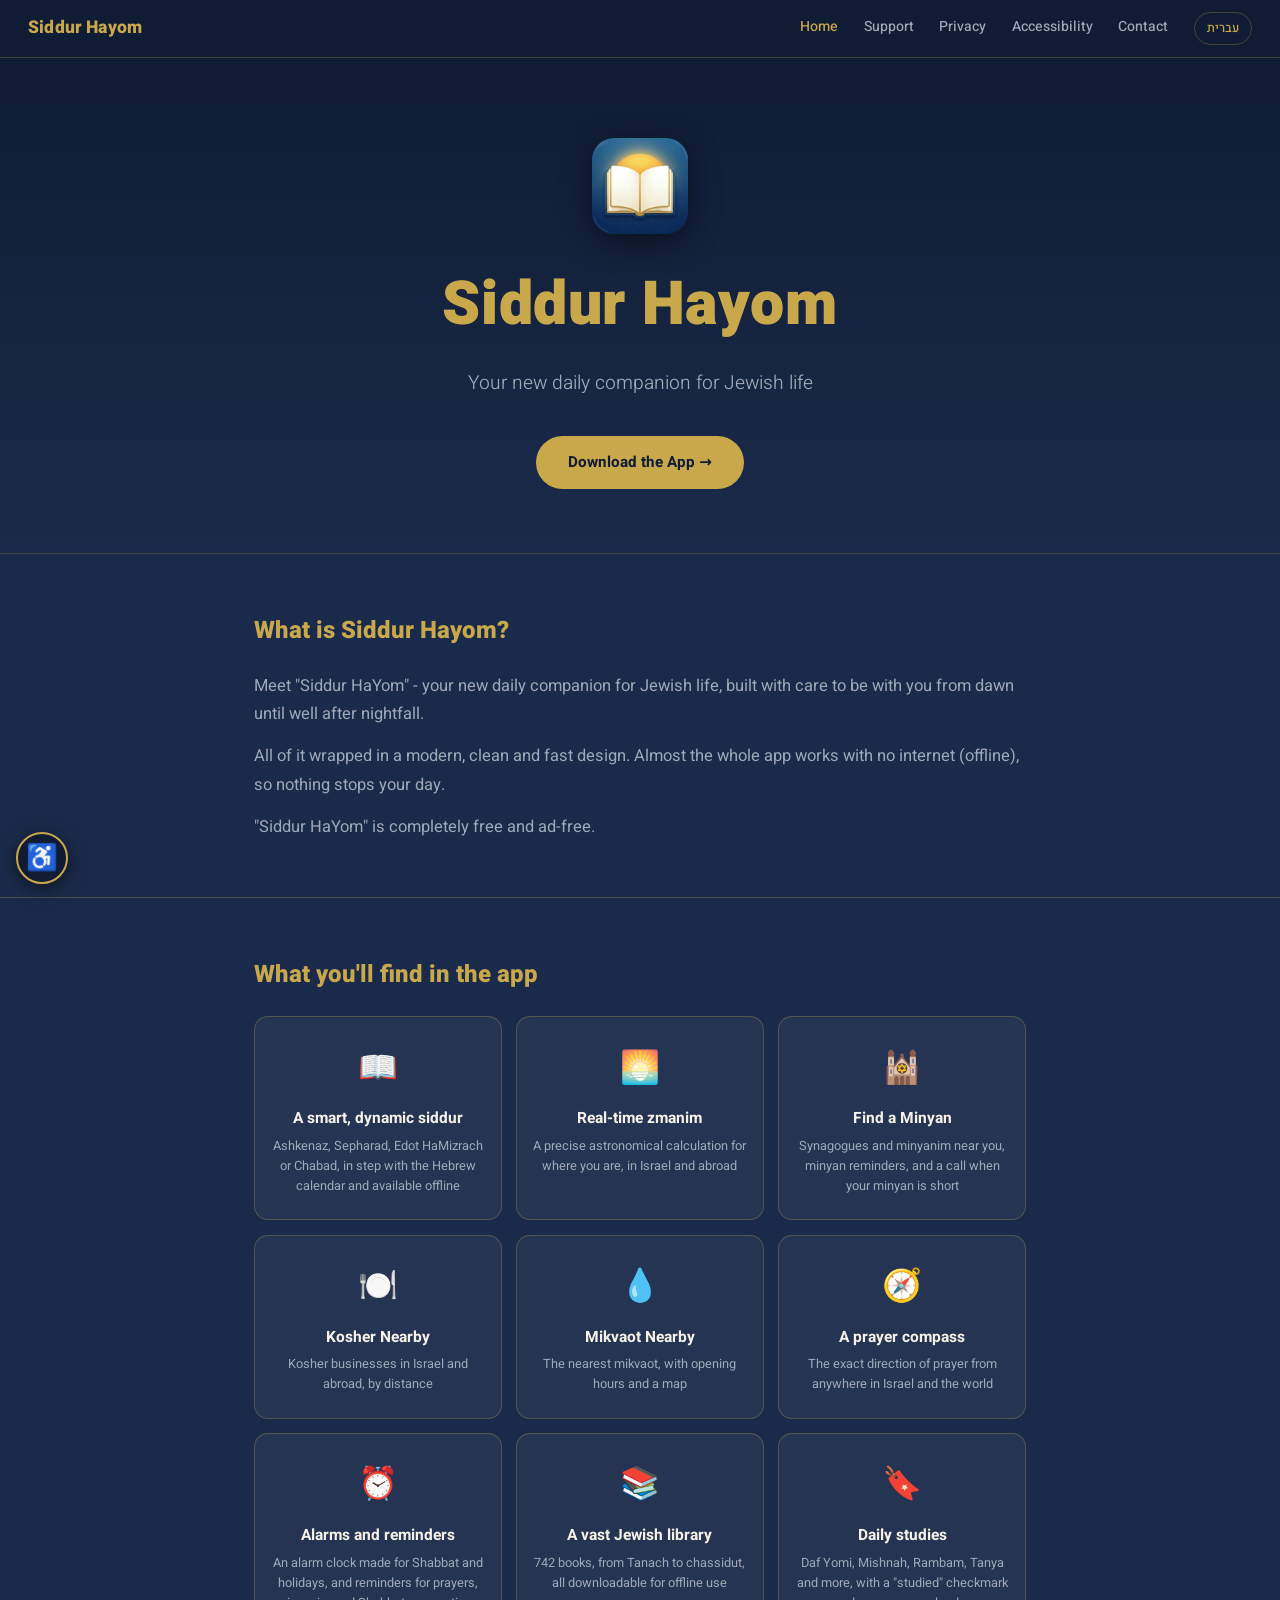
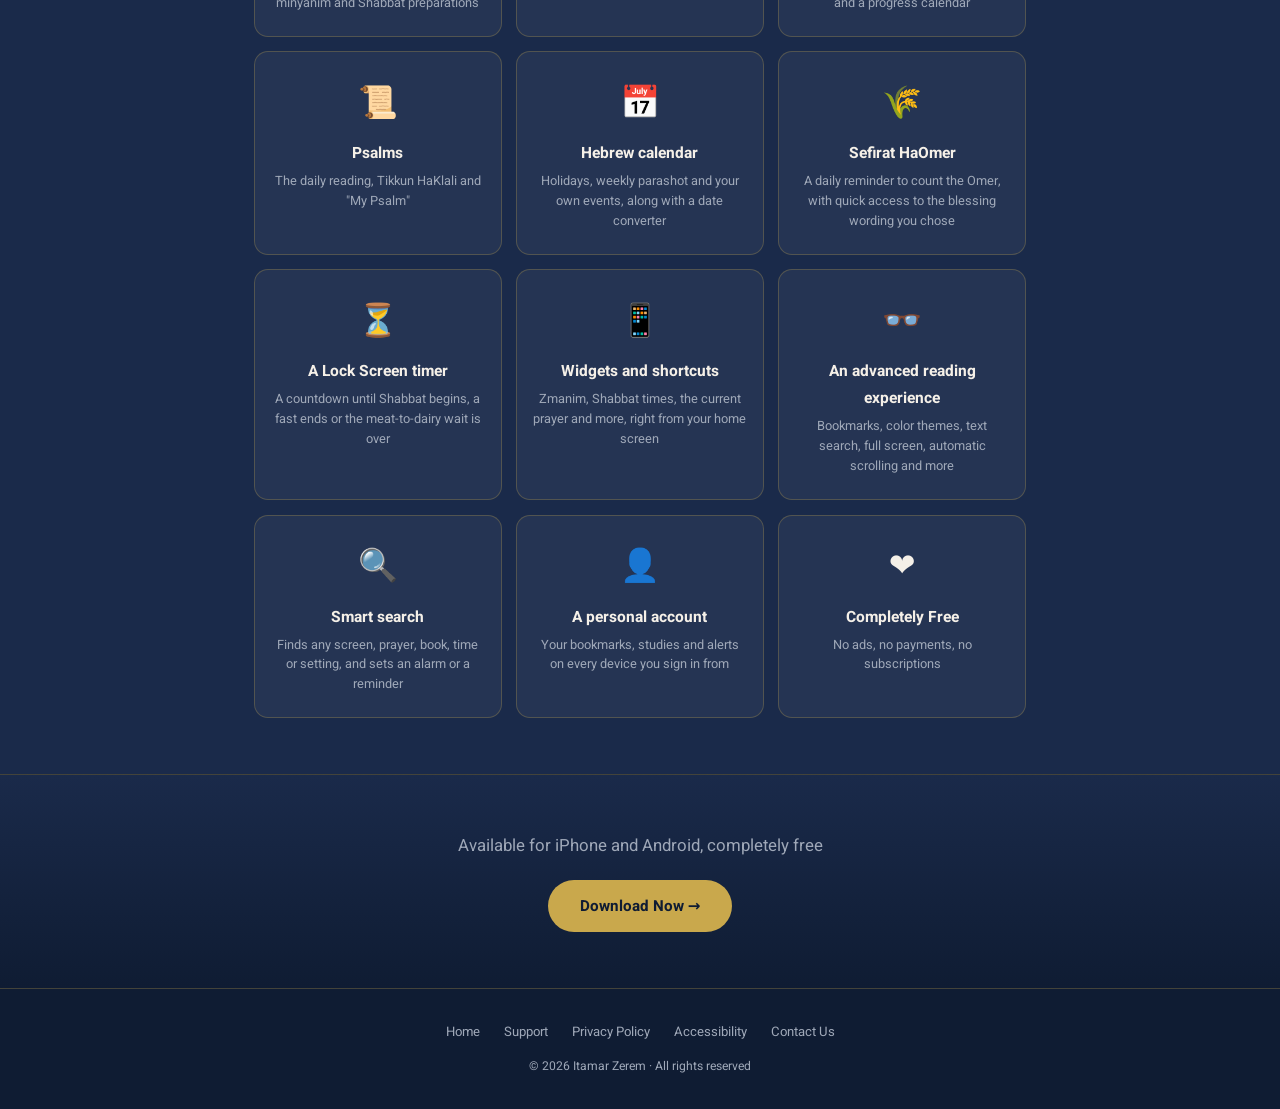
<file: index.html>
<!DOCTYPE html>
<html lang="he" dir="rtl">
<head>
  <meta charset="UTF-8">
  <script>
    (function () {
      var saved = localStorage.getItem('siddurLang');
      var lang = (navigator.language || navigator.userLanguage || '').toLowerCase();
      var target = saved || (lang.indexOf('he') === 0 ? 'he' : 'en');
      if (target !== 'he') { location.replace('en/index.html'); }
    })();
  </script>
  <meta name="viewport" content="width=device-width, initial-scale=1.0">
  <title>סידור היום - המרכז היומיומי לאורח חיים יהודי</title>
  <meta name="description" content="סידור היום - האפליקציה שמאגדת את כל מה שיהודי צריך ביום יום: סידור לכל נוסח, ספריית יהדות ענקית, זמני היום, שעון מעורר חכם, מניינים ועוד. חינמי לחלוטין.">
  <link rel="canonical" href="https://itamarzerem.github.io/siddurHayomWeb/index.html">
  <link rel="alternate" hreflang="he" href="https://itamarzerem.github.io/siddurHayomWeb/index.html">
  <link rel="alternate" hreflang="en" href="https://itamarzerem.github.io/siddurHayomWeb/en/index.html">
  <link rel="alternate" hreflang="x-default" href="https://itamarzerem.github.io/siddurHayomWeb/index.html">
  <link rel="preconnect" href="https://fonts.googleapis.com">
  <link rel="preconnect" href="https://fonts.gstatic.com" crossorigin>
  <link href="https://fonts.googleapis.com/css2?family=Heebo:wght@300;400;500;600;700;800;900&display=swap" rel="stylesheet">
  <link rel="stylesheet" href="styles.css?v=20261126b">
  <script defer src="a11y.js"></script>
  <script defer src="analytics.js"></script>
  <script defer src="contact.js?v=20261126b"></script>
</head>
<body>

  <!-- ── NAV ── -->
  <nav class="nav">
    <a href="index.html" class="nav-logo">סידור היום</a>
    <ul class="nav-links">
      <li><a href="index.html" class="active">בית</a></li>
      <li><a href="support.html">תמיכה</a></li>
      <li><a href="privacy.html">פרטיות</a></li>
      <li><a href="accessibility.html">נגישות</a></li>
      <li><a href="mailto:siddurhayom@gmail.com">צרו קשר</a></li>
      <li><a href="en/index.html" class="lang-switch" onclick="localStorage.setItem('siddurLang','en')">English</a></li>
    </ul>
  </nav>

  <main>

    <!-- ── HERO ── -->
    <section class="hero">
      <img src="siddurIcon.png" alt="סידור היום" class="hero-app-icon" width="96" height="96">
      <h1>סידור היום</h1>
      <p class="hero-tagline">המרכז היומיומי החדש שלך לניהול חיים יהודיים</p>
      <a href="go.html" class="btn btn-gold">
        הורידו את האפליקציה ←
      </a>
    </section>

    <!-- ── ABOUT ── -->
    <section class="section">
      <div class="container">
        <h2 class="section-title">מה זה סידור היום?</h2>
        <div class="section-text">
          <p>
            הכירו את "סידור היום" - המרכז היומיומי החדש שלך לניהול חיים יהודיים, שנבנה בקפידה כדי ללוות אותך מעלות השחר ועד אחרי צאת הכוכבים.
          </p>
          <p>
            הכל עטוף בעיצוב מודרני, נקי ומהיר. רוב ככל האפליקציה עובדת ללא אינטרנט (אופליין), כדי ששום דבר לא יעצור את סדר היום שלכם.
          </p>
          <p>
            "סידור היום" חינמי לחלוטין וללא פרסומות.
          </p>
        </div>
      </div>
    </section>

    <hr class="divider">

    <!-- ── FEATURES ── -->
    <section class="section">
      <div class="container">
        <h2 class="section-title">מה תמצאו באפליקציה</h2>
        <div class="features-grid">

          <div class="feature-card">
            <span class="feature-icon" aria-hidden="true">📖</span>
            <h3>סידור חכם ודינמי</h3>
            <p>אשכנז, ספרד, עדות המזרח או חב״ד, מסונכרן עם לוח השנה וזמין גם ללא אינטרנט</p>
          </div>

          <div class="feature-card">
            <span class="feature-icon" aria-hidden="true">🌅</span>
            <h3>זמני היום בזמן אמת</h3>
            <p>חישוב אסטרונומי מדויק לפי המיקום שלכם, בארץ ובחו"ל</p>
          </div>

          <div class="feature-card">
            <span class="feature-icon" aria-hidden="true">🕍</span>
            <h3>מצא מניין</h3>
            <p>בתי כנסת ומניינים באזורכם, תזכורות למניינים וקריאה כשחסרים אנשים למניין</p>
          </div>

          <div class="feature-card">
            <span class="feature-icon" aria-hidden="true">🍽️</span>
            <h3>כשר בסביבה</h3>
            <p>מסעדות ועסקים כשרים בארץ ובחו״ל, לפי מרחק</p>
          </div>

          <div class="feature-card">
            <span class="feature-icon" aria-hidden="true">💧</span>
            <h3>מקוואות באזורך</h3>
            <p>המקוואות הקרובים, כולל שעות פעילות ומפה</p>
          </div>

          <div class="feature-card">
            <span class="feature-icon" aria-hidden="true">🧭</span>
            <h3>מצפן תפילה</h3>
            <p>כיוון התפילה המדויק מכל מקום בארץ ובעולם</p>
          </div>

          <div class="feature-card">
            <span class="feature-icon" aria-hidden="true">⏰</span>
            <h3>שעונים ותזכורות</h3>
            <p>שעון מעורר מותאם לשבת ולחג, ותזכורות לתפילות, למניינים ולהכנות לשבת</p>
          </div>

          <div class="feature-card">
            <span class="feature-icon" aria-hidden="true">📚</span>
            <h3>ספריית יהדות ענקית</h3>
            <p>742 ספרים, מתנ"ך ועד חסידות, כולם ניתנים להורדה לשימוש אופליין</p>
          </div>

          <div class="feature-card">
            <span class="feature-icon" aria-hidden="true">🔖</span>
            <h3>לימוד יומי</h3>
            <p>דף יומי, משנה, רמב"ם, תניא ועוד, עם סימון נלמד ולוח התקדמות</p>
          </div>

          <div class="feature-card">
            <span class="feature-icon" aria-hidden="true">📜</span>
            <h3>תהילים</h3>
            <p>הקריאה היומית, ״תיקון הכללי״ ו״הפרק שלי בתהילים״</p>
          </div>

          <div class="feature-card">
            <span class="feature-icon" aria-hidden="true">📅</span>
            <h3>לוח שנה עברי</h3>
            <p>חגים, פרשות שבוע ואירועים אישיים, וכן ממיר תאריכים</p>
          </div>

          <div class="feature-card">
            <span class="feature-icon" aria-hidden="true">🌾</span>
            <h3>ספירת העומר</h3>
            <p>תזכורת יומית לספירת העומר עם גישה מהירה לנוסח הברכה שבחרתם</p>
          </div>

          <div class="feature-card">
            <span class="feature-icon" aria-hidden="true">⏳</span>
            <h3>טיימר במסך הנעילה</h3>
            <p>ספירה לאחור עד כניסת השבת, צאת הצום או סיום ההמתנה בין בשרי לחלבי</p>
          </div>

          <div class="feature-card">
            <span class="feature-icon" aria-hidden="true">📱</span>
            <h3>ווידג'טים וקיצורי דרך</h3>
            <p>זמני היום, זמני שבת, התפילה הנוכחית ועוד, ישר ממסך הבית</p>
          </div>

          <div class="feature-card">
            <span class="feature-icon" aria-hidden="true">👓</span>
            <h3>חוויית קריאה מתקדמת</h3>
            <p>סימניות, ערכות צבעים, חיפוש טקסט, מסך מלא, גלילה אוטומטית ועוד</p>
          </div>

          <div class="feature-card">
            <span class="feature-icon" aria-hidden="true">🔍</span>
            <h3>חיפוש חכם</h3>
            <p>מוצא כל מסך, תפילה, ספר, זמן או הגדרה, וקובע שעון או תזכורת</p>
          </div>

          <div class="feature-card">
            <span class="feature-icon" aria-hidden="true">👤</span>
            <h3>חשבון אישי</h3>
            <p>הסימניות, הלימודים וההתראות שלכם, בכל מכשיר ממנו מתחברים</p>
          </div>

          <div class="feature-card">
            <span class="feature-icon" aria-hidden="true">❤️</span>
            <h3>חינמי לגמרי</h3>
            <p>ללא פרסומות, ללא תשלומים, ללא מנויים</p>
          </div>

        </div>
      </div>
    </section>

    <!-- ── CTA ── -->
    <section class="cta-band">
      <p>זמין ל‑iPhone ול‑Android, בחינם לחלוטין</p>
      <a href="go.html" class="btn btn-gold">
        הורידו עכשיו ←
      </a>
    </section>

  </main>

  <!-- ── FOOTER ── -->
  <footer>
    <nav class="footer-links">
      <a href="index.html">בית</a>
      <a href="support.html">תמיכה</a>
      <a href="privacy.html">פרטיות</a>
      <a href="accessibility.html">נגישות</a>
      <a href="mailto:siddurhayom@gmail.com">צרו קשר</a>
    </nav>
    <p class="footer-copy">© 2026 Itamar Zerem · כל הזכויות שמורות</p>
  </footer>

</body>
</html>
</file>
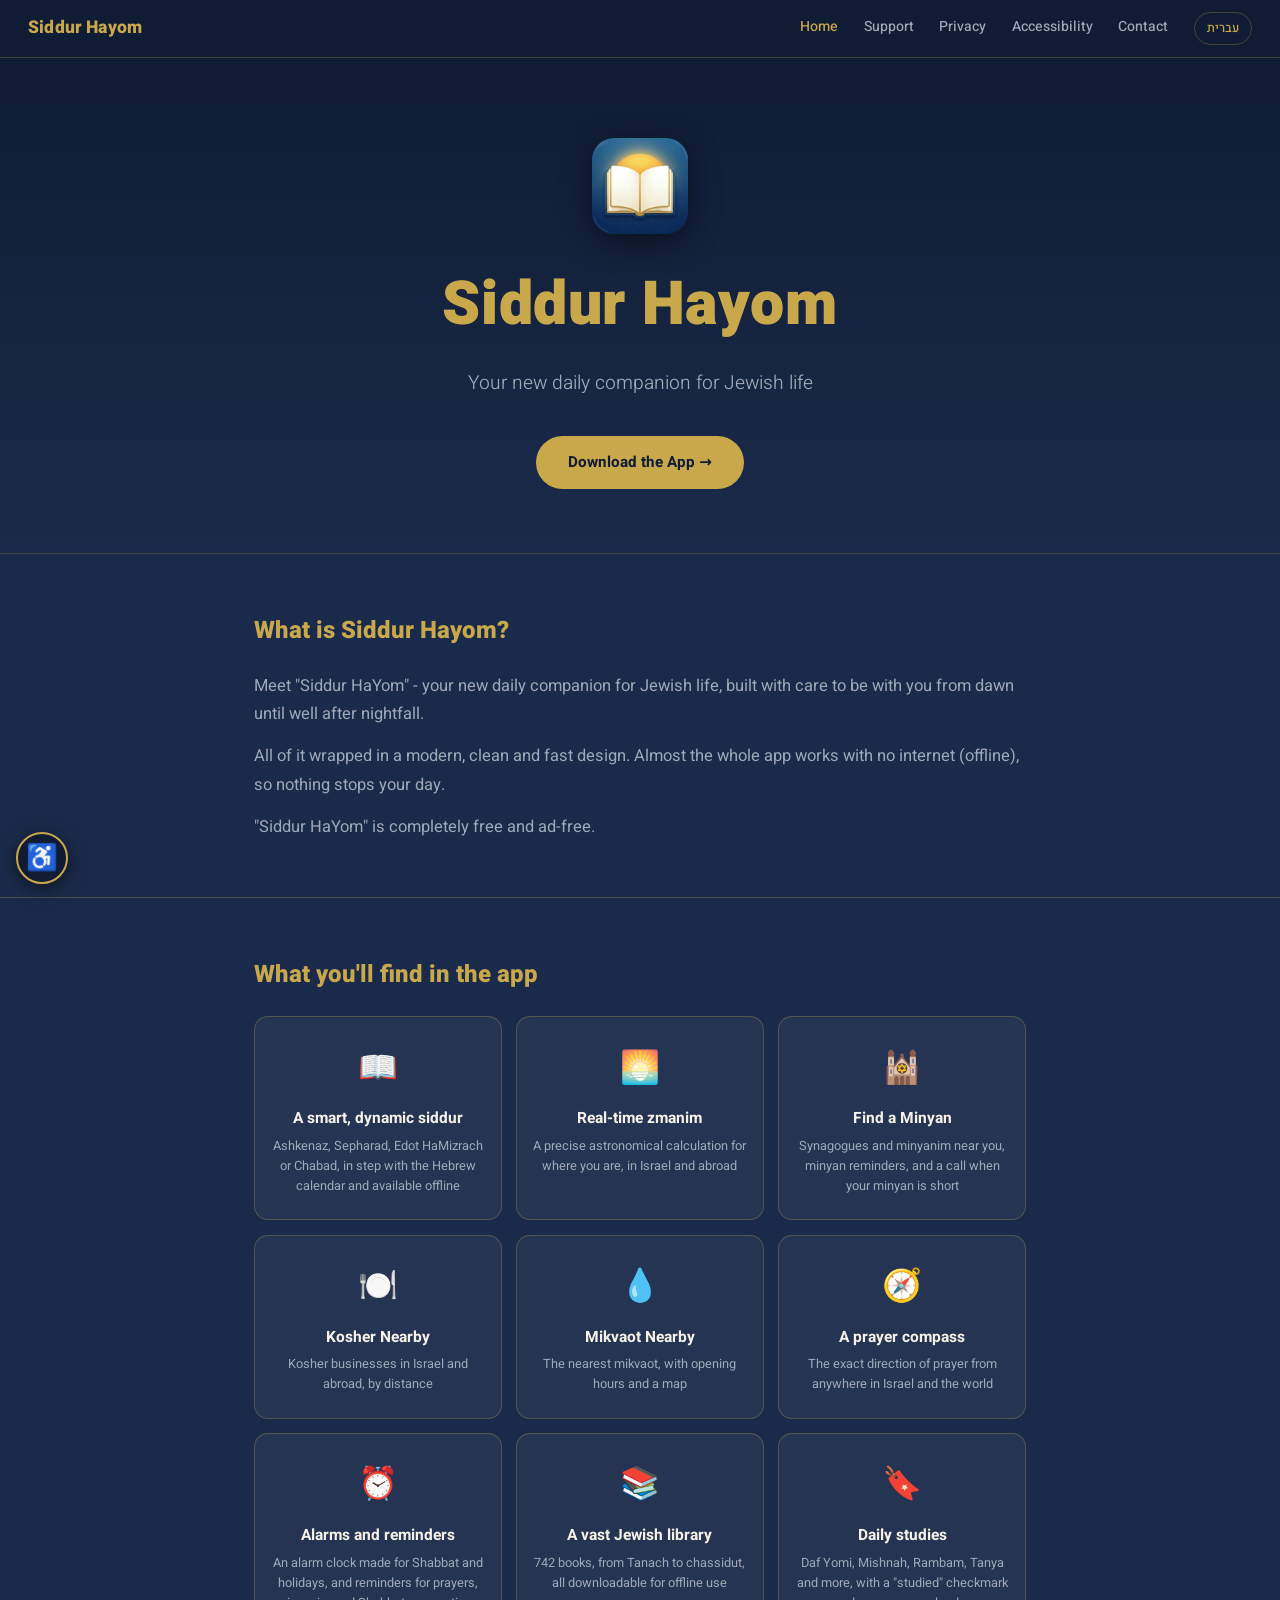
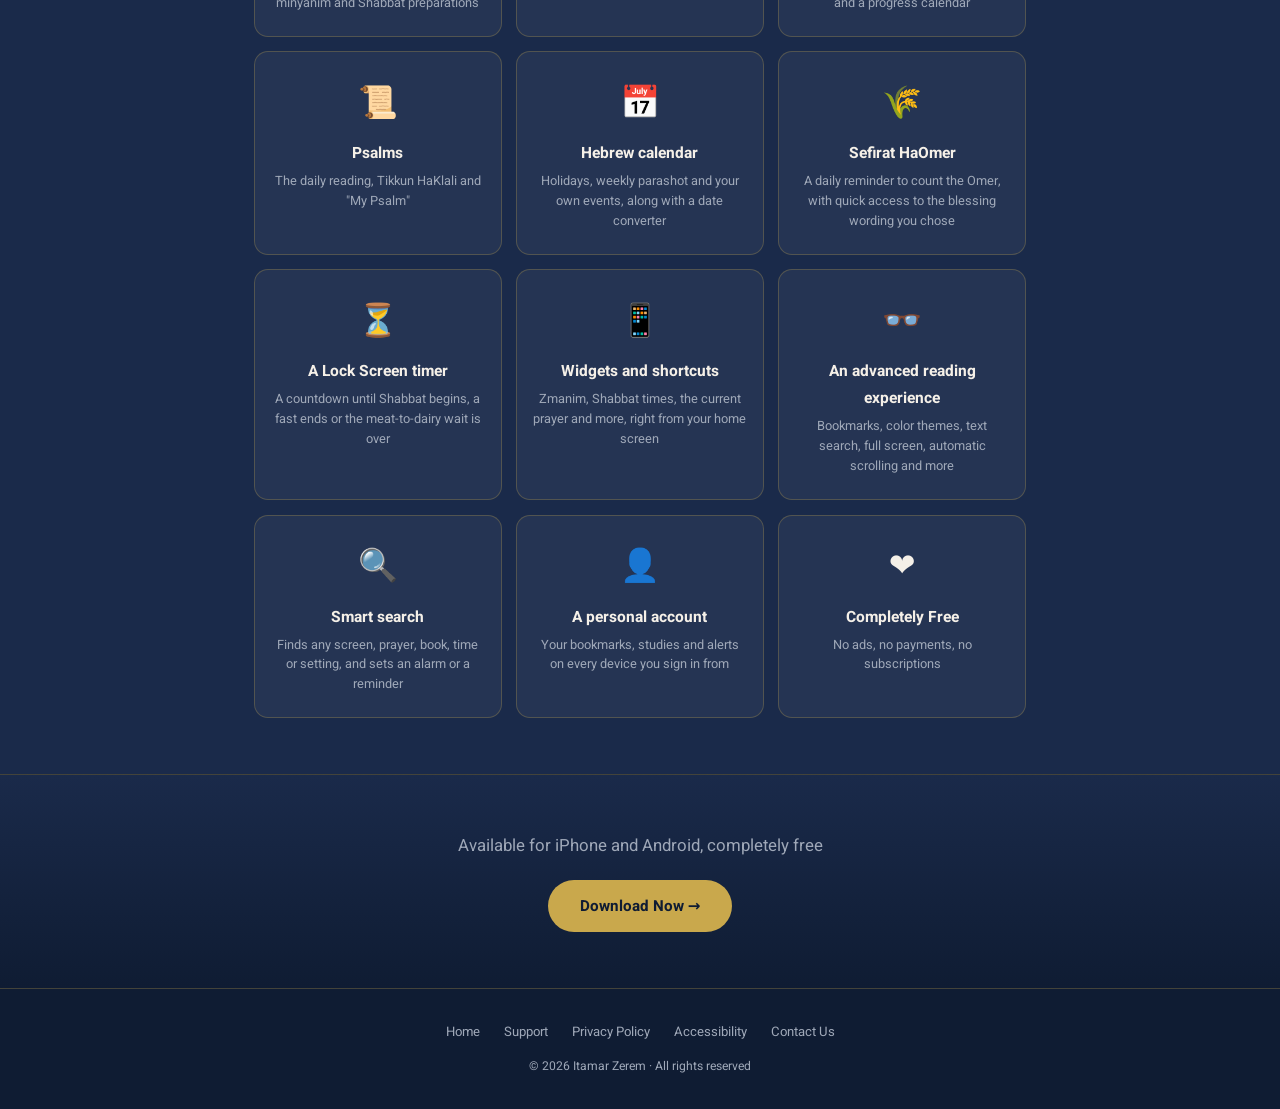
<file: en/index.html>
<!DOCTYPE html>
<html lang="en" dir="ltr">
<head>
  <meta charset="UTF-8">
  <script>
    (function () {
      var saved = localStorage.getItem('siddurLang');
      var lang = (navigator.language || navigator.userLanguage || '').toLowerCase();
      var target = saved || (lang.indexOf('he') === 0 ? 'he' : 'en');
      if (target !== 'en') { location.replace('../index.html'); }
    })();
  </script>
  <meta name="viewport" content="width=device-width, initial-scale=1.0">
  <title>Siddur Hayom - Your Daily Center for Jewish Living</title>
  <meta name="description" content="Siddur Hayom - the app that brings together everything a Jew needs day to day: a siddur for every nusach, a huge Torah library, accurate daily zmanim, a smart alarm clock, nearby minyanim and more. Completely free.">
  <link rel="canonical" href="https://itamarzerem.github.io/siddurHayomWeb/en/index.html">
  <link rel="alternate" hreflang="he" href="https://itamarzerem.github.io/siddurHayomWeb/index.html">
  <link rel="alternate" hreflang="en" href="https://itamarzerem.github.io/siddurHayomWeb/en/index.html">
  <link rel="alternate" hreflang="x-default" href="https://itamarzerem.github.io/siddurHayomWeb/index.html">
  <link rel="preconnect" href="https://fonts.googleapis.com">
  <link rel="preconnect" href="https://fonts.gstatic.com" crossorigin>
  <link href="https://fonts.googleapis.com/css2?family=Heebo:wght@300;400;500;600;700;800;900&display=swap" rel="stylesheet">
  <link rel="stylesheet" href="../styles.css?v=20261126b">
  <script defer src="../a11y.js"></script>
  <script defer src="../analytics.js"></script>
  <script defer src="../contact.js?v=20261126b"></script>
</head>
<body>

  <!-- ── NAV ── -->
  <nav class="nav">
    <a href="index.html" class="nav-logo">Siddur Hayom</a>
    <ul class="nav-links">
      <li><a href="index.html" class="active">Home</a></li>
      <li><a href="support.html">Support</a></li>
      <li><a href="privacy.html">Privacy</a></li>
      <li><a href="accessibility.html">Accessibility</a></li>
      <li><a href="mailto:siddurhayom@gmail.com">Contact</a></li>
      <li><a href="../index.html" class="lang-switch" onclick="localStorage.setItem('siddurLang','he')">עברית</a></li>
    </ul>
  </nav>

  <main>

    <!-- ── HERO ── -->
    <section class="hero">
      <img src="../siddurIcon.png" alt="Siddur Hayom" class="hero-app-icon" width="96" height="96">
      <h1>Siddur Hayom</h1>
      <p class="hero-tagline">Your new daily companion for Jewish life</p>
      <a href="go.html" class="btn btn-gold">
        Download the App →
      </a>
    </section>

    <!-- ── ABOUT ── -->
    <section class="section">
      <div class="container">
        <h2 class="section-title">What is Siddur Hayom?</h2>
        <div class="section-text">
          <p>
            Meet "Siddur HaYom" - your new daily companion for Jewish life, built with care to be with you from dawn until well after nightfall.
          </p>
          <p>
            All of it wrapped in a modern, clean and fast design. Almost the whole app works with no internet (offline), so nothing stops your day.
          </p>
          <p>
            "Siddur HaYom" is completely free and ad-free.
          </p>
        </div>
      </div>
    </section>

    <hr class="divider">

    <!-- ── FEATURES ── -->
    <section class="section">
      <div class="container">
        <h2 class="section-title">What you'll find in the app</h2>
        <div class="features-grid">

          <div class="feature-card">
            <span class="feature-icon" aria-hidden="true">📖</span>
            <h3>A smart, dynamic siddur</h3>
            <p>Ashkenaz, Sepharad, Edot HaMizrach or Chabad, in step with the Hebrew calendar and available offline</p>
          </div>

          <div class="feature-card">
            <span class="feature-icon" aria-hidden="true">🌅</span>
            <h3>Real-time zmanim</h3>
            <p>A precise astronomical calculation for where you are, in Israel and abroad</p>
          </div>

          <div class="feature-card">
            <span class="feature-icon" aria-hidden="true">🕍</span>
            <h3>Find a Minyan</h3>
            <p>Synagogues and minyanim near you, minyan reminders, and a call when your minyan is short</p>
          </div>

          <div class="feature-card">
            <span class="feature-icon" aria-hidden="true">🍽️</span>
            <h3>Kosher Nearby</h3>
            <p>Kosher businesses in Israel and abroad, by distance</p>
          </div>

          <div class="feature-card">
            <span class="feature-icon" aria-hidden="true">💧</span>
            <h3>Mikvaot Nearby</h3>
            <p>The nearest mikvaot, with opening hours and a map</p>
          </div>

          <div class="feature-card">
            <span class="feature-icon" aria-hidden="true">🧭</span>
            <h3>A prayer compass</h3>
            <p>The exact direction of prayer from anywhere in Israel and the world</p>
          </div>

          <div class="feature-card">
            <span class="feature-icon" aria-hidden="true">⏰</span>
            <h3>Alarms and reminders</h3>
            <p>An alarm clock made for Shabbat and holidays, and reminders for prayers, minyanim and Shabbat preparations</p>
          </div>

          <div class="feature-card">
            <span class="feature-icon" aria-hidden="true">📚</span>
            <h3>A vast Jewish library</h3>
            <p>742 books, from Tanach to chassidut, all downloadable for offline use</p>
          </div>

          <div class="feature-card">
            <span class="feature-icon" aria-hidden="true">🔖</span>
            <h3>Daily studies</h3>
            <p>Daf Yomi, Mishnah, Rambam, Tanya and more, with a "studied" checkmark and a progress calendar</p>
          </div>

          <div class="feature-card">
            <span class="feature-icon" aria-hidden="true">📜</span>
            <h3>Psalms</h3>
            <p>The daily reading, Tikkun HaKlali and "My Psalm"</p>
          </div>

          <div class="feature-card">
            <span class="feature-icon" aria-hidden="true">📅</span>
            <h3>Hebrew calendar</h3>
            <p>Holidays, weekly parashot and your own events, along with a date converter</p>
          </div>

          <div class="feature-card">
            <span class="feature-icon" aria-hidden="true">🌾</span>
            <h3>Sefirat HaOmer</h3>
            <p>A daily reminder to count the Omer, with quick access to the blessing wording you chose</p>
          </div>

          <div class="feature-card">
            <span class="feature-icon" aria-hidden="true">⏳</span>
            <h3>A Lock Screen timer</h3>
            <p>A countdown until Shabbat begins, a fast ends or the meat-to-dairy wait is over</p>
          </div>

          <div class="feature-card">
            <span class="feature-icon" aria-hidden="true">📱</span>
            <h3>Widgets and shortcuts</h3>
            <p>Zmanim, Shabbat times, the current prayer and more, right from your home screen</p>
          </div>

          <div class="feature-card">
            <span class="feature-icon" aria-hidden="true">👓</span>
            <h3>An advanced reading experience</h3>
            <p>Bookmarks, color themes, text search, full screen, automatic scrolling and more</p>
          </div>

          <div class="feature-card">
            <span class="feature-icon" aria-hidden="true">🔍</span>
            <h3>Smart search</h3>
            <p>Finds any screen, prayer, book, time or setting, and sets an alarm or a reminder</p>
          </div>

          <div class="feature-card">
            <span class="feature-icon" aria-hidden="true">👤</span>
            <h3>A personal account</h3>
            <p>Your bookmarks, studies and alerts on every device you sign in from</p>
          </div>

          <div class="feature-card">
            <span class="feature-icon" aria-hidden="true">❤️</span>
            <h3>Completely Free</h3>
            <p>No ads, no payments, no subscriptions</p>
          </div>

        </div>
      </div>
    </section>

    <!-- ── CTA ── -->
    <section class="cta-band">
      <p>Available for iPhone and Android, completely free</p>
      <a href="go.html" class="btn btn-gold">
        Download Now →
      </a>
    </section>

  </main>

  <!-- ── FOOTER ── -->
  <footer>
    <nav class="footer-links">
      <a href="index.html">Home</a>
      <a href="support.html">Support</a>
      <a href="privacy.html">Privacy Policy</a>
      <a href="accessibility.html">Accessibility</a>
      <a href="mailto:siddurhayom@gmail.com">Contact Us</a>
    </nav>
    <p class="footer-copy">© 2026 Itamar Zerem · All rights reserved</p>
  </footer>

</body>
</html>
</file>
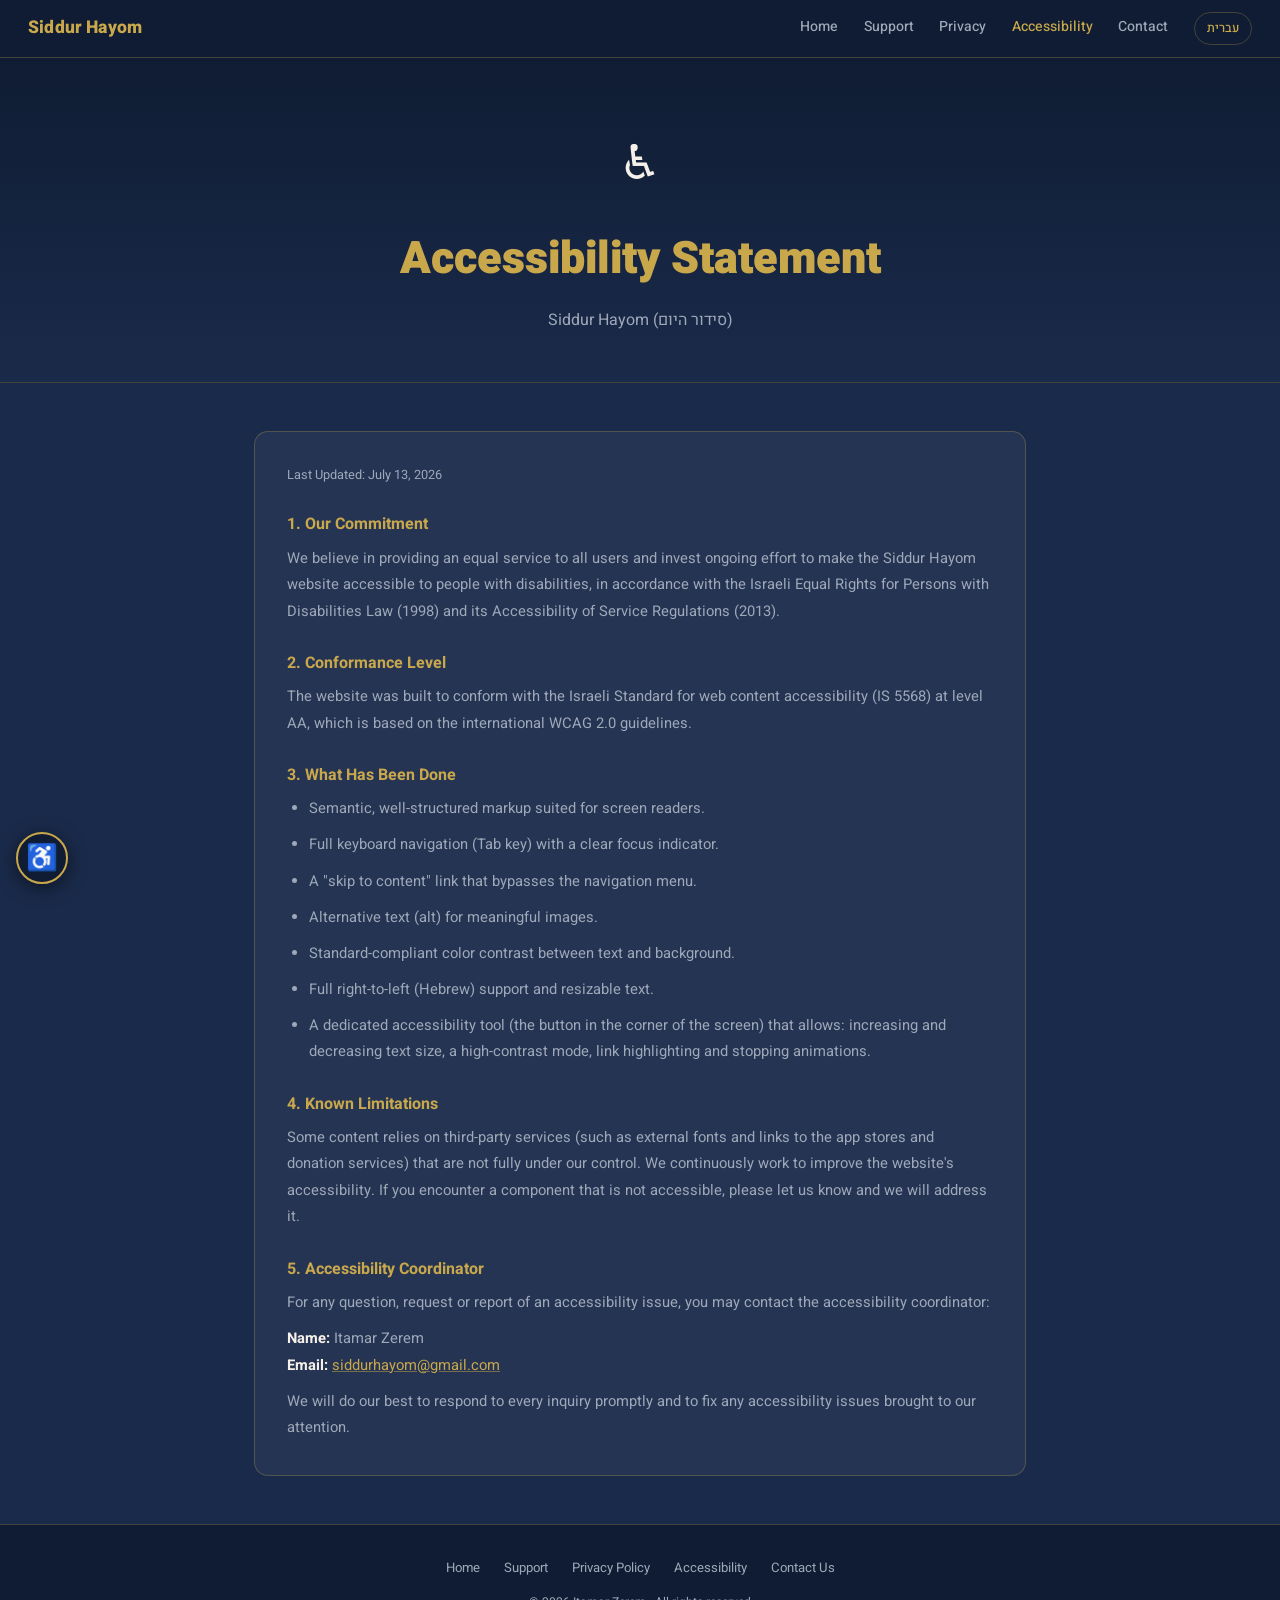
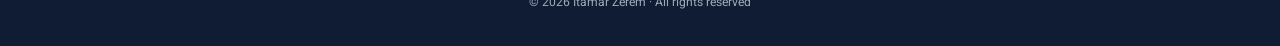
<file: accessibility.html>
<!DOCTYPE html>
<html lang="he" dir="rtl">
<head>
  <meta charset="UTF-8">
  <script>
    (function () {
      var saved = localStorage.getItem('siddurLang');
      var lang = (navigator.language || navigator.userLanguage || '').toLowerCase();
      var target = saved || (lang.indexOf('he') === 0 ? 'he' : 'en');
      if (target !== 'he') { location.replace('en/accessibility.html'); }
    })();
  </script>
  <meta name="viewport" content="width=device-width, initial-scale=1.0">
  <title>הצהרת נגישות - סידור היום</title>
  <meta name="description" content="הצהרת הנגישות של אתר סידור היום — עמידה בתקן הישראלי 5568 ברמת AA.">
  <link rel="canonical" href="https://itamarzerem.github.io/siddurHayomWeb/accessibility.html">
  <link rel="alternate" hreflang="he" href="https://itamarzerem.github.io/siddurHayomWeb/accessibility.html">
  <link rel="alternate" hreflang="en" href="https://itamarzerem.github.io/siddurHayomWeb/en/accessibility.html">
  <link rel="alternate" hreflang="x-default" href="https://itamarzerem.github.io/siddurHayomWeb/accessibility.html">
  <link rel="preconnect" href="https://fonts.googleapis.com">
  <link rel="preconnect" href="https://fonts.gstatic.com" crossorigin>
  <link href="https://fonts.googleapis.com/css2?family=Heebo:wght@300;400;500;600;700;800;900&display=swap" rel="stylesheet">
  <link rel="stylesheet" href="styles.css?v=20261126b">
  <script defer src="a11y.js"></script>
  <script defer src="analytics.js"></script>
  <script defer src="contact.js?v=20261126b"></script>
</head>
<body>

  <!-- ── NAV ── -->
  <nav class="nav">
    <a href="index.html" class="nav-logo">סידור היום</a>
    <ul class="nav-links">
      <li><a href="index.html">בית</a></li>
      <li><a href="support.html">תמיכה</a></li>
      <li><a href="privacy.html">פרטיות</a></li>
      <li><a href="accessibility.html" class="active">נגישות</a></li>
      <li><a href="mailto:siddurhayom@gmail.com">צרו קשר</a></li>
      <li><a href="en/accessibility.html" class="lang-switch" onclick="localStorage.setItem('siddurLang','en')">English</a></li>
    </ul>
  </nav>

  <main>

    <!-- ── PAGE HEADER ── -->
    <section class="page-header">
      <span class="page-emoji" aria-hidden="true">&#9855;</span>
      <h1>הצהרת נגישות</h1>
      <p>סידור היום</p>
    </section>

    <!-- ── STATEMENT BODY ── -->
    <section class="doc-body">
      <div class="container">
        <div class="policy-block">

          <span class="last-updated">עודכן לאחרונה: 13 ביולי 2026</span>

          <h2>1. מחויבות לנגישות</h2>
          <p>
            אנו רואים חשיבות רבה במתן שירות שוויוני לכלל המשתמשים ומשקיעים מאמצים כדי
            שאתר סידור היום יהיה נגיש לאנשים עם מוגבלות, בהתאם לחוק שוויון זכויות לאנשים
            עם מוגבלות, התשנ"ח-1998, ולתקנות שוויון זכויות לאנשים עם מוגבלות (התאמות נגישות
            לשירות), התשע"ג-2013.
          </p>

          <h2>2. רמת הנגישות באתר</h2>
          <p>
            האתר נבנה בהתאם להוראות התקן הישראלי (ת"י 5568) לנגישות תכנים באינטרנט, ברמת
            הנגישות AA, המבוסס על הנחיות הנגישות הבינלאומיות
            <span dir="ltr">WCAG 2.0</span>.
          </p>

          <h2>3. מה בוצע באתר</h2>
          <ul>
            <li>מבנה עמוד סמנטי ותקין המותאם לקוראי מסך.</li>
            <li>ניווט מלא באמצעות מקלדת (מקש <span dir="ltr">Tab</span>) עם חיווי פוקוס ברור.</li>
            <li>קישור "דילוג לתוכן" לדילוג ישיר על תפריט הניווט.</li>
            <li>טקסט חלופי (<span dir="ltr">alt</span>) לתמונות משמעותיות.</li>
            <li>ניגודיות צבעים תואמת-תקן בין הטקסט לרקע.</li>
            <li>תמיכה מלאה בכיווניות ימין-לשמאל (עברית) ובהגדלת טקסט.</li>
            <li>
              כלי נגישות ייעודי (הכפתור בפינת המסך) המאפשר: הגדלת והקטנת גודל הטקסט,
              מצב ניגודיות גבוהה, הדגשת קישורים ועצירת אנימציות.
            </li>
          </ul>

          <h2>4. מגבלות ידועות</h2>
          <p>
            חלק מהתכנים באתר מסתמכים על שירותי צד שלישי (כגון גופנים חיצוניים וקישורים
            לחנויות האפליקציות ולשירותי תרומה) שאינם בשליטתנו המלאה. אנו פועלים לשפר את
            נגישות האתר באופן שוטף. אם נתקלתם ברכיב שאינו נגיש — נשמח שתעדכנו אותנו ונטפל בכך.
          </p>

          <h2>5. פרטי רכז הנגישות</h2>
          <p>
            בכל שאלה, בקשה או דיווח על בעיית נגישות, ניתן לפנות אל רכז הנגישות:
          </p>
          <p>
            <strong style="color: var(--cream);">שם:</strong> איתמר זרם<br>
            <!-- אם יש טלפון לרכז הנגישות, הוסף כאן שורת "טלפון:" -->
            <strong style="color: var(--cream);">דוא"ל:</strong>
            <a href="mailto:siddurhayom@gmail.com">siddurhayom@gmail.com</a>
          </p>
          <p>
            נשתדל להשיב לכל פנייה בהקדם האפשרי ולתקן ליקויי נגישות שיובאו לידיעתנו.
          </p>

        </div>
      </div>
    </section>

  </main>

  <!-- ── FOOTER ── -->
  <footer>
    <nav class="footer-links">
      <a href="index.html">בית</a>
      <a href="support.html">תמיכה</a>
      <a href="privacy.html">פרטיות</a>
      <a href="accessibility.html">נגישות</a>
      <a href="mailto:siddurhayom@gmail.com">צרו קשר</a>
    </nav>
    <p class="footer-copy">© 2026 Itamar Zerem · כל הזכויות שמורות</p>
  </footer>

</body>
</html>
</file>
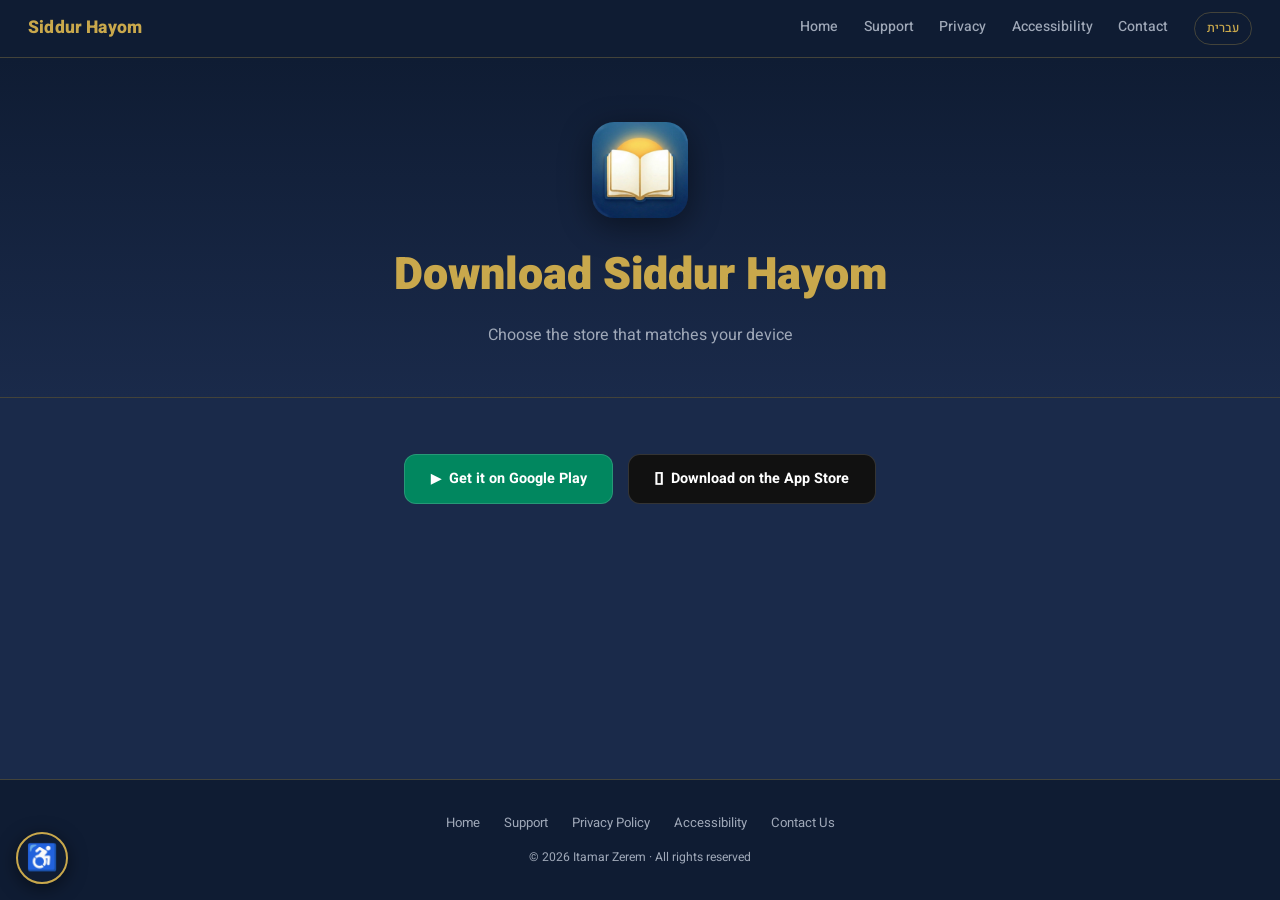
<file: go.html>
<!DOCTYPE html>
<html lang="he" dir="rtl">
<head>
  <meta charset="UTF-8">
  <meta name="viewport" content="width=device-width, initial-scale=1.0">
  <title>הורידו את סידור היום</title>
  <meta name="description" content="הורידו את אפליקציית סידור היום - מועברים אוטומטית לחנות המתאימה למכשיר שלך.">
  <meta name="robots" content="noindex">
  <link rel="preconnect" href="https://fonts.googleapis.com">
  <link rel="preconnect" href="https://fonts.gstatic.com" crossorigin>
  <link href="https://fonts.googleapis.com/css2?family=Heebo:wght@300;400;500;600;700;800;900&display=swap" rel="stylesheet">
  <link rel="stylesheet" href="styles.css?v=20261126b">
  <script defer src="a11y.js"></script>

  <!-- ניתוב מיידי לפי שפה ואז לפי סוג המכשיר -->
  <script>
    (function () {
      // שפה קודם — אם הביקור צריך לעבור לגרסה האנגלית, לא ממשיכים לניתוב-חנות כאן
      var saved = localStorage.getItem('siddurLang');
      var lang = (navigator.language || navigator.userLanguage || '').toLowerCase();
      var target = saved || (lang.indexOf('he') === 0 ? 'he' : 'en');
      if (target !== 'he') {
        location.replace('en/go.html');
        return;
      }

      var PLAY  = "https://play.google.com/store/apps/details?id=com.siddurhayom.app";
      var APPLE = "https://apps.apple.com/app/id6762453303";
      var ua = navigator.userAgent || navigator.vendor || window.opera || "";

      // אנדרואיד → העמוד /open של סידור היום (26.10.2026, הכרעת איתמר). ‏did.li/siddurHayom מפנה לכאן, וממשק did.li
      // ‏נפל באותו יום, אז במקום להחליף את היעד שם מחליפים אותו כאן. ‏/open פותח את האפליקציה למי שהתקין את בילד 20
      // ‏(App Link או intent://), ומי שאין לו - או שיש לו גרסה ישנה - מגיע ל-Google Play כמו עד היום (נפילה של ה-intent,
      // ‏ורשת ביטחון של 2 שנ' בעמוד עצמו). ‏אייפון ומחשב: בלי שינוי, ישר לחנות / שני הכפתורים.
      // ‏לחזרה למצב הקודם: location.replace(PLAY).
      if (/android/i.test(ua)) {
        location.replace("https://siddurhayom.web.app/open");
        return;
      }
      // iPhone / iPad / iPod
      if (/iPad|iPhone|iPod/.test(ua) && !window.MSStream) {
        location.replace(APPLE);
        return;
      }
      // iPadOS 13+ מדווח כ‑Macintosh — לזהות לפי מסך מגע
      if (/Macintosh/.test(ua) && navigator.maxTouchPoints > 1) {
        location.replace(APPLE);
        return;
      }
      // מחשב / לא ידוע — נשארים ומציגים את שני הכפתורים למטה
    })();
  </script>
  <script defer src="analytics.js"></script>
  <script defer src="contact.js?v=20261126b"></script>
</head>
<body>

  <!-- ── NAV ── -->
  <nav class="nav">
    <a href="index.html" class="nav-logo">סידור היום</a>
    <ul class="nav-links">
      <li><a href="index.html">בית</a></li>
      <li><a href="support.html">תמיכה</a></li>
      <li><a href="privacy.html">פרטיות</a></li>
      <li><a href="accessibility.html">נגישות</a></li>
      <li><a href="mailto:siddurhayom@gmail.com">צרו קשר</a></li>
      <li><a href="en/go.html" class="lang-switch" onclick="localStorage.setItem('siddurLang','en')">English</a></li>
    </ul>
  </nav>

  <main>
    <section class="page-header">
      <img src="siddurIcon.png" alt="סידור היום" class="hero-app-icon" width="96" height="96">
      <h1>הורידו את סידור היום</h1>
      <p>בחר את החנות המתאימה למכשיר שלך</p>
    </section>

    <section class="section">
      <div class="container" style="text-align:center;">
        <div class="store-buttons">
          <a href="https://play.google.com/store/apps/details?id=com.siddurhayom.app"
             target="_blank" rel="noopener" class="btn btn-play">
            &#9654;&ensp;הורידו ב‑Google Play
          </a>
          <a href="https://apps.apple.com/app/id6762453303"
             target="_blank" rel="noopener" class="btn btn-appstore">
            &#63743;&ensp;הורידו ב‑App Store
          </a>
        </div>
      </div>
    </section>
  </main>

  <!-- ── FOOTER ── -->
  <footer>
    <nav class="footer-links">
      <a href="index.html">בית</a>
      <a href="support.html">תמיכה</a>
      <a href="privacy.html">פרטיות</a>
      <a href="accessibility.html">נגישות</a>
      <a href="mailto:siddurhayom@gmail.com">צרו קשר</a>
    </nav>
    <p class="footer-copy">© 2026 Itamar Zerem · כל הזכויות שמורות</p>
  </footer>

</body>
</html>
</file>
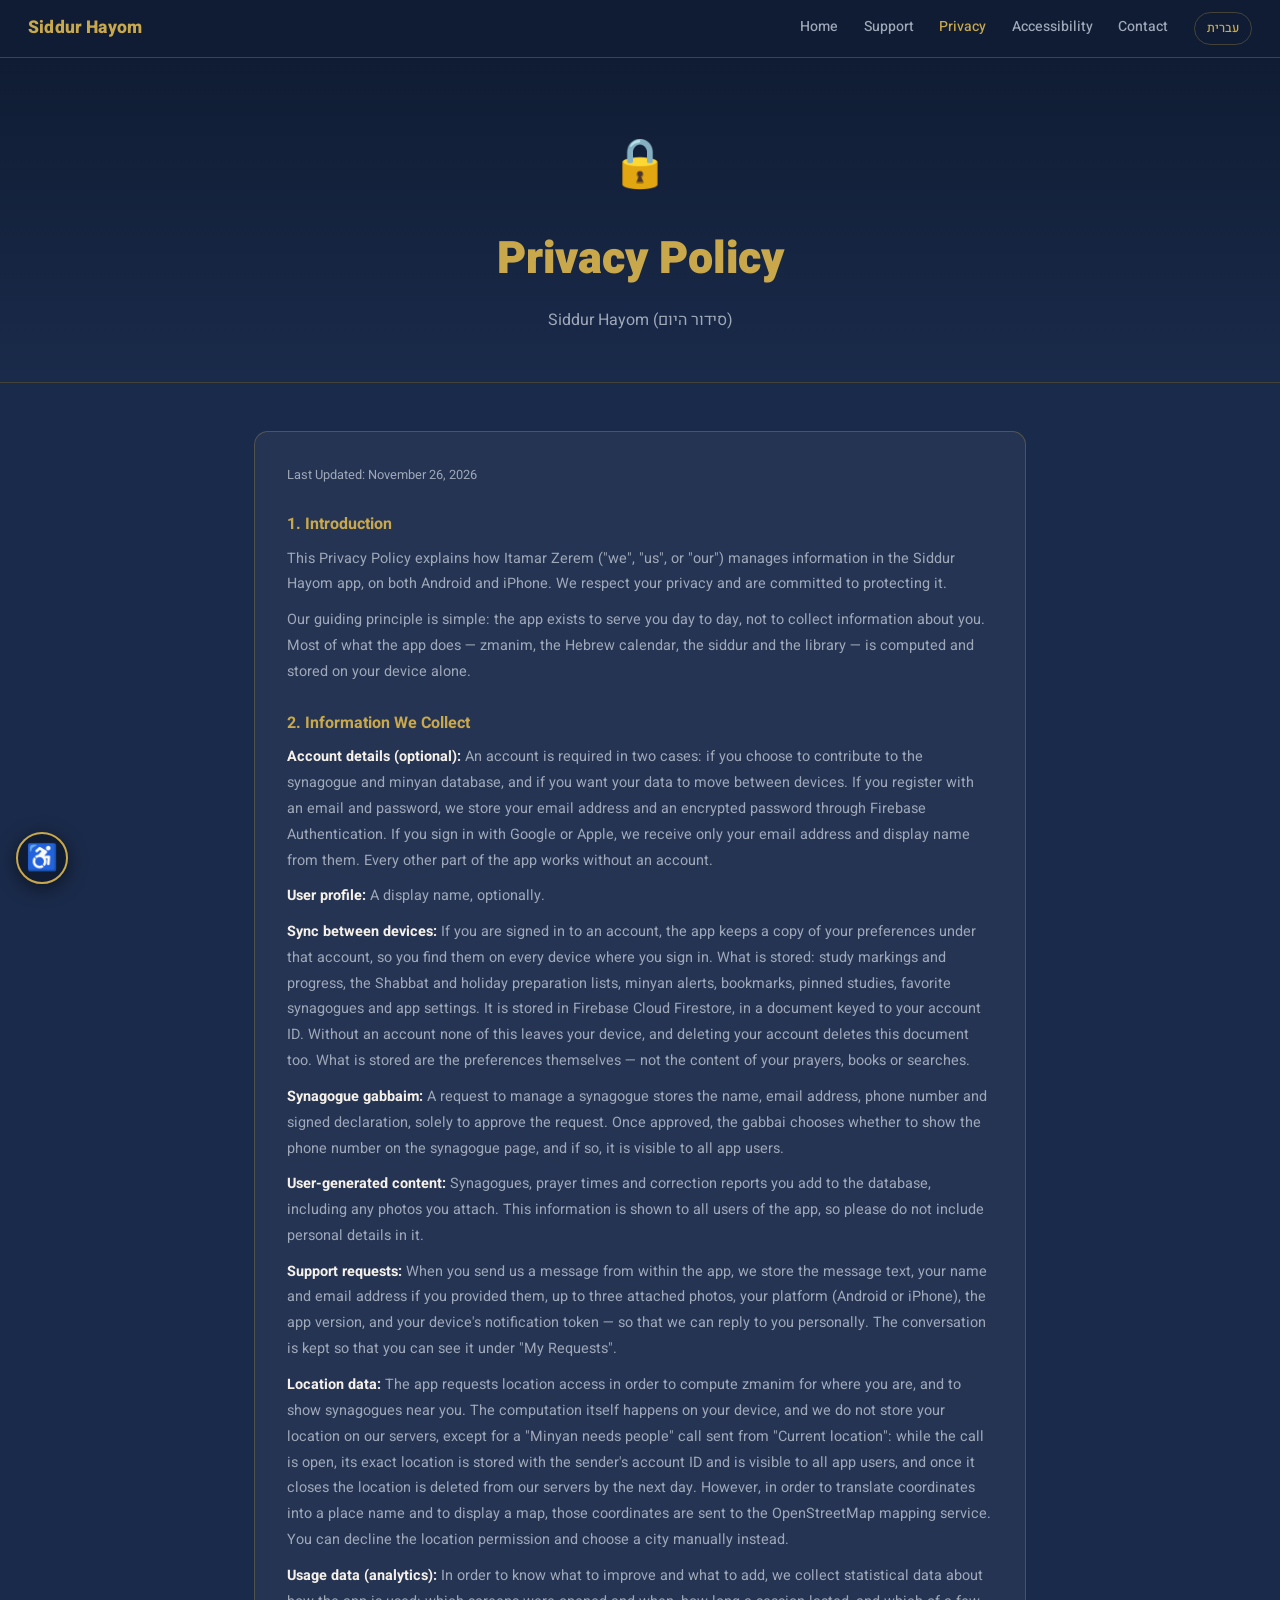
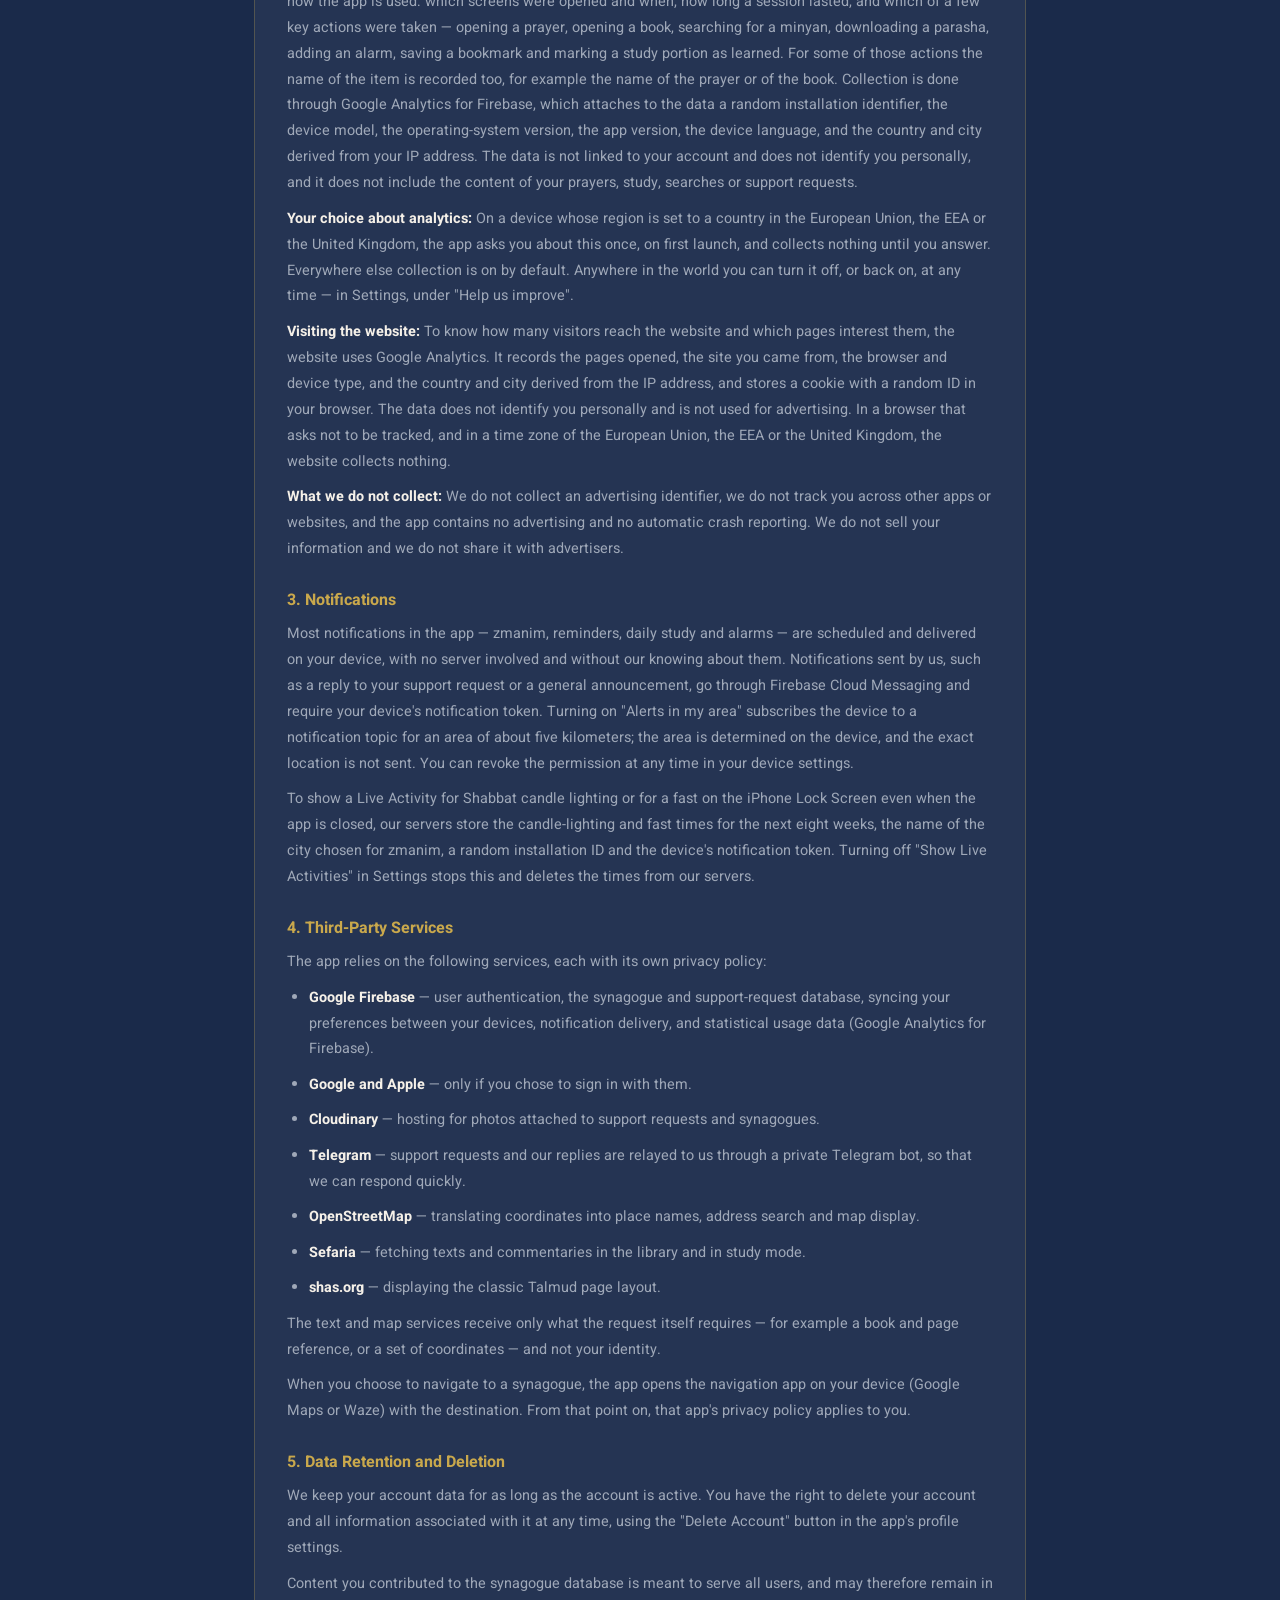
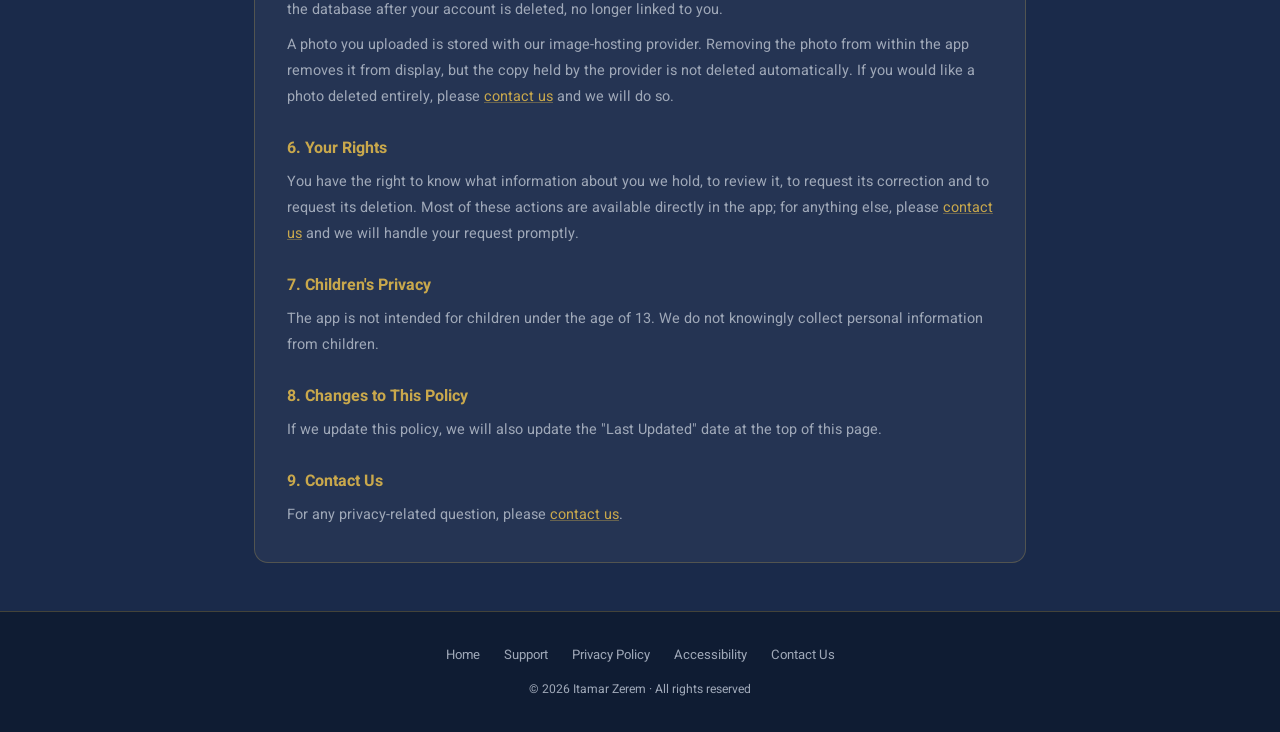
<file: privacy.html>
<!DOCTYPE html>
<html lang="he" dir="rtl">
<head>
  <meta charset="UTF-8">
  <script>
    (function () {
      var saved = localStorage.getItem('siddurLang');
      var lang = (navigator.language || navigator.userLanguage || '').toLowerCase();
      var target = saved || (lang.indexOf('he') === 0 ? 'he' : 'en');
      if (target !== 'he') { location.replace('en/privacy.html'); }
    })();
  </script>
  <meta name="viewport" content="width=device-width, initial-scale=1.0">
  <title>מדיניות פרטיות - סידור היום</title>
  <meta name="description" content="מדיניות הפרטיות של אפליקציית סידור היום.">
  <link rel="canonical" href="https://itamarzerem.github.io/siddurHayomWeb/privacy.html">
  <link rel="alternate" hreflang="he" href="https://itamarzerem.github.io/siddurHayomWeb/privacy.html">
  <link rel="alternate" hreflang="en" href="https://itamarzerem.github.io/siddurHayomWeb/en/privacy.html">
  <link rel="alternate" hreflang="x-default" href="https://itamarzerem.github.io/siddurHayomWeb/privacy.html">
  <link rel="preconnect" href="https://fonts.googleapis.com">
  <link rel="preconnect" href="https://fonts.gstatic.com" crossorigin>
  <link href="https://fonts.googleapis.com/css2?family=Heebo:wght@300;400;500;600;700;800;900&display=swap" rel="stylesheet">
  <link rel="stylesheet" href="styles.css?v=20261126b">
  <style>
    .privacy-body { direction: rtl; text-align: right; }
  </style>
  <script defer src="a11y.js"></script>
  <script defer src="analytics.js"></script>
  <script defer src="contact.js?v=20261126b"></script>
</head>
<body>

  <!-- ── NAV ── -->
  <nav class="nav">
    <a href="index.html" class="nav-logo">סידור היום</a>
    <ul class="nav-links">
      <li><a href="index.html">בית</a></li>
      <li><a href="support.html">תמיכה</a></li>
      <li><a href="privacy.html" class="active">פרטיות</a></li>
      <li><a href="accessibility.html">נגישות</a></li>
      <li><a href="mailto:siddurhayom@gmail.com">צרו קשר</a></li>
      <li><a href="en/privacy.html" class="lang-switch" onclick="localStorage.setItem('siddurLang','en')">English</a></li>
    </ul>
  </nav>

  <main>

    <!-- ── PAGE HEADER ── -->
    <section class="page-header">
      <span class="page-emoji" aria-hidden="true">🔒</span>
      <h1>מדיניות פרטיות</h1>
      <p>סידור היום</p>
    </section>

    <!-- ── POLICY BODY ── -->
    <section class="privacy-body">
      <div class="container">
        <div class="policy-block">

          <span class="last-updated">עודכן לאחרונה: 26 בנובמבר 2026</span>

          <h2>1. מבוא</h2>
          <p>
            מדיניות פרטיות זו מסבירה כיצד איתמר זרם ("אנחנו" או "שלנו") מנהל מידע
            באפליקציית סידור היום, בגרסת האנדרואיד ובגרסת האייפון. אנו מכבדים את
            פרטיותכם ומחויבים להגן עליה.
          </p>
          <p>
            העיקרון שמנחה אותנו פשוט: האפליקציה נועדה לשמש אתכם ביום-יום, לא לאסוף
            עליכם מידע. רוב מה שהאפליקציה עושה &mdash; זמני היום, לוח השנה, הסידור
            והספרייה &mdash; מחושב ונשמר במכשיר שלכם בלבד.
          </p>

          <h2>2. המידע שאנו אוספים</h2>
          <p>
            <strong>פרטי חשבון (אופציונלי):</strong>
            חשבון נדרש בשני מקרים: אם תבחרו לתרום מידע למאגר בתי הכנסת והמניינים, ואם
            תרצו שהנתונים שלכם יעברו בין מכשירים. בהרשמה עם
            אימייל וסיסמה אנו שומרים את כתובת האימייל וסיסמה מוצפנת, דרך
            Firebase Authentication. אם תבחרו להתחבר עם Google או עם Apple, אנו מקבלים
            מהם את כתובת האימייל ואת שם התצוגה בלבד. בכל שאר חלקי האפליקציה אפשר
            להשתמש בלי חשבון.
          </p>
          <p>
            <strong>פרופיל משתמש:</strong>
            שם תצוגה, באופן אופציונלי.
          </p>
          <p>
            <strong>סנכרון בין מכשירים:</strong>
            אם התחברתם לחשבון, האפליקציה שומרת עותק של ההעדפות שלכם תחת החשבון, כדי
            שתמצאו אותן בכל מכשיר שבו תתחברו. נשמרים סימוני הלימוד וההתקדמות, רשימות
            ההכנה לשבת ולחג, התראות המניין, הסימניות, הלימודים הנעוצים, בתי הכנסת
            המועדפים והגדרות האפליקציה. השמירה נעשית ב-Firebase Cloud Firestore, במסמך
            הנושא את מזהה החשבון שלכם. בלי חשבון שום דבר מזה אינו יוצא מהמכשיר, ומחיקת
            החשבון מוחקת גם את המסמך הזה. מה שנשמר הוא ההעדפות עצמן &mdash; לא תוכן
            התפילות, הספרים או החיפושים שלכם.
          </p>
          <p>
            <strong>גבאי בית כנסת:</strong>
            בהגשת בקשה לניהול בית כנסת נשמרים השם, כתובת האימייל, מספר הטלפון וההצהרה החתומה, לצורך אישור הבקשה בלבד. לאחר האישור הגבאי בוחר אם להציג את מספר הטלפון בדף בית הכנסת, ואם בחר בכך, המספר יהיה גלוי לכלל משתמשי האפליקציה.
          </p>
          <p>
            <strong>תוכן שנוצר על-ידי המשתמש:</strong>
            בתי כנסת, זמני תפילה ודיווחי תיקון שאתם מוסיפים למאגר, לרבות תמונות שתבחרו
            לצרף. מידע זה מוצג לכלל משתמשי האפליקציה, ולכן אין להעלות אליו פרטים אישיים.
          </p>
          <p>
            <strong>פניות ותמיכה:</strong>
            כשאתם שולחים פנייה מתוך האפליקציה נשמרים תוכן הפנייה, שם וכתובת אימייל אם
            מסרתם אותם, עד שלוש תמונות שתצרפו, סוג המערכת (אנדרואיד או אייפון), גרסת
            האפליקציה, ומזהה ההתראות של המכשיר &mdash; כדי שנוכל להשיב לכם באופן אישי.
            השיחה נשמרת כדי שתוכלו לראות אותה במסך "הפניות שלי".
          </p>
          <p>
            <strong>נתוני מיקום:</strong>
            האפליקציה מבקשת גישה למיקום כדי לחשב את זמני היום עבור המקום שבו אתם נמצאים,
            וכדי להציג בתי כנסת בקרבתכם. החישוב עצמו מתבצע במכשיר, ואיננו שומרים את המיקום שלכם בשרתים שלנו, למעט בקריאת ״חסרים אנשים למניין״ שנשלחת מ״המיקום הנוכחי״: כל עוד הקריאה פתוחה, המיקום המדויק שלה נשמר עם מזהה החשבון של השולח וגלוי לכלל משתמשי האפליקציה, ולאחר סגירתה הוא נמחק מהשרתים עד למחרת. עם זאת, כדי לתרגם את הקואורדינטות לשם יישוב וכדי
            להציג מפה, הקואורדינטות נשלחות לשירות המפות OpenStreetMap. אפשר לוותר על
            הרשאת המיקום ולבחור עיר ידנית.
          </p>
          <p>
            <strong>נתוני שימוש (אנליטיקה):</strong>
            כדי לדעת מה לשפר באפליקציה ומה להוסיף לה, אנו אוספים נתונים סטטיסטיים על
            אופן השימוש: אילו מסכים נפתחו ומתי, כמה זמן נמשך השימוש, ואילו פעולות
            עיקריות בוצעו &mdash; פתיחת תפילה, פתיחת ספר, חיפוש מניין, הורדת פרשה,
            הוספת שעון מעורר, שמירת סימנייה וסימון לימוד כנלמד. בחלק מהפעולות נשמר גם
            שם הפריט שנפתח, למשל שם התפילה או שם הספר. האיסוף נעשה באמצעות
            Google Analytics for Firebase, שמצרף לנתונים מזהה אקראי של ההתקנה, דגם
            המכשיר, גרסת מערכת ההפעלה, גרסת האפליקציה, שפת המכשיר, והמדינה והעיר הנגזרות
            מכתובת ה-IP. הנתונים אינם מקושרים לחשבון שלכם ואינם מזהים אתכם אישית, ואינם
            כוללים את תוכן התפילות, הלימוד, החיפושים או הפניות שלכם.
          </p>
          <p>
            <strong>הבחירה שלכם באנליטיקה:</strong>
            במכשיר שהאזור שלו מוגדר במדינה באיחוד האירופי, ב-EEA או בבריטניה, האפליקציה
            שואלת על כך פעם אחת בהפעלה הראשונה ואינה אוספת דבר עד שתשיבו. בשאר העולם
            האיסוף פעיל כברירת מחדל. בכל מקום בעולם אפשר לכבות אותו, או להדליק אותו
            שוב, בכל רגע &mdash; בהגדרות, בשורה "עזרו לנו לשפר".
          </p>
          <p>
            <strong>ביקור באתר:</strong>
            כדי לדעת כמה מבקרים מגיעים לאתר ואילו דפים מעניינים אותם, האתר נעזר
            ב־Google Analytics. נשמרים הדפים שנפתחו, האתר שממנו הגעתם, סוג הדפדפן
            והמכשיר, והמדינה והעיר הנגזרות מכתובת ה־IP, ובדפדפן נשמרת עוגייה עם מזהה
            אקראי. הנתונים אינם מזהים אתכם אישית ואינם משמשים לפרסום. בדפדפן שמבקש לא
            לעקוב אחריו, ובאזור זמן של האיחוד האירופי, ה־EEA או בריטניה, האתר אינו אוסף
            דבר.
          </p>
          <p>
            <strong>מה שאיננו אוספים:</strong>
            איננו אוספים מזהה פרסומי, איננו עוקבים אחריכם באפליקציות או באתרים אחרים,
            ואין באפליקציה פרסומות או דיווח קריסות אוטומטי. איננו מוכרים את המידע שלכם
            ואיננו מעבירים אותו למפרסמים.
          </p>

          <h2>3. התראות</h2>
          <p>
            רוב ההתראות באפליקציה &mdash; זמני היום, תזכורות, לימוד יומי ושעונים
            מעוררים &mdash; נקבעות ונשלחות במכשיר שלכם, בלי שרת ובלי שנדע עליהן.
            התראות שנשלחות מאיתנו, כגון תשובה לפנייה שלכם או הודעה כללית, עוברות דרך
            Firebase Cloud Messaging ומחייבות מזהה התראות של המכשיר. בהפעלת ״התראות באזור שלי״ מתבצע רישום לקבלת התראות לפי אזור של כחמישה קילומטרים; האזור נקבע במכשיר, והמיקום המדויק אינו נשלח. אפשר לבטל את ההרשאה בכל עת בהגדרות המכשיר.
          </p>
          <p>
            כדי להציג באייפון פעילות חיה של כניסת שבת או של צום במסך הנעילה גם כשהאפליקציה סגורה, נשמרים בשרתים שלנו זמני ההדלקה והצומות לשמונת השבועות הקרובים, שם העיר שנבחרה לזמנים, מזהה אקראי של ההתקנה ומזהה ההתראות של המכשיר. כיבוי ״הצג פעילויות חיות״ בהגדרות מפסיק זאת ומוחק את הזמנים מהשרתים.
          </p>

          <h2>4. שירותי צד שלישי</h2>
          <p>
            האפליקציה נעזרת בשירותים הבאים, ולכל אחד מהם מדיניות פרטיות משלו:
          </p>
          <ul>
            <li><strong>Google Firebase</strong> &mdash; אימות משתמשים, מסד הנתונים של בתי הכנסת ושל הפניות, סנכרון ההעדפות בין המכשירים שלכם, שליחת התראות, ונתוני השימוש הסטטיסטיים (Google Analytics for Firebase).</li>
            <li><strong>Google ו-Apple</strong> &mdash; רק אם בחרתם להתחבר באמצעותם.</li>
            <li><strong>Cloudinary</strong> &mdash; אחסון התמונות שמצורפות לפניות ולבתי כנסת.</li>
            <li><strong>Telegram</strong> &mdash; הפניות והתשובות עליהן מועברות אלינו דרך בוט טלגרם פרטי, כדי שנוכל להשיב במהירות.</li>
            <li><strong>OpenStreetMap</strong> &mdash; תרגום קואורדינטות לשם יישוב, חיפוש כתובות והצגת מפות.</li>
            <li><strong>Sefaria</strong> &mdash; שליפת טקסטים ומפרשים בספרייה ובמצב הלימוד.</li>
            <li><strong>shas.org</strong> &mdash; הצגת צורת הדף בגמרא.</li>
          </ul>
          <p>
            שירותי הטקסטים והמפות מקבלים רק את מה שדרוש לבקשה עצמה &mdash; למשל שם הספר
            והדף, או הקואורדינטות &mdash; ולא את זהותכם.
          </p>
          <p>
            כשאתם בוחרים לנווט לבית כנסת, האפליקציה פותחת את אפליקציית הניווט שבמכשיר
            (Google Maps או Waze) עם היעד. מאותו רגע חלה עליכם מדיניות הפרטיות של אותה
            אפליקציה.
          </p>

          <h2>5. שמירת נתונים ומחיקה</h2>
          <p>
            אנו שומרים את נתוני החשבון כל עוד החשבון פעיל. יש לכם זכות למחוק את החשבון
            וכל המידע הקשור אליו בכל עת, דרך כפתור "מחיקת חשבון" בהגדרות הפרופיל
            באפליקציה.
          </p>
          <p>
            תוכן שתרמתם למאגר בתי הכנסת נועד לשמש את כלל המשתמשים, ולכן הוא עשוי להישאר
            במאגר גם לאחר מחיקת החשבון, בלי שיהיה מקושר אליכם.
          </p>
          <p>
            תמונה שהעליתם נשמרת אצל ספק אחסון התמונות. הסרת התמונה מתוך האפליקציה מסירה
            אותה מהתצוגה, אך העותק אצל הספק אינו נמחק אוטומטית. אם ברצונכם שנמחק תמונה
            לחלוטין, <a href="mailto:siddurhayom@gmail.com">פנו אלינו</a> ונעשה זאת.
          </p>

          <h2>6. זכויותיכם</h2>
          <p>
            זכותכם לדעת אילו פרטים עליכם מוחזקים אצלנו, לעיין בהם, לבקש את תיקונם ולבקש
            את מחיקתם. רוב הפעולות האלה זמינות ישירות באפליקציה, ולכל השאר אפשר
            <a href="mailto:siddurhayom@gmail.com">לפנות אלינו</a> ונטפל בבקשה בהקדם.
          </p>

          <h2>7. פרטיות ילדים</h2>
          <p>
            האפליקציה אינה מיועדת לילדים מתחת לגיל 13. איננו אוספים ביודעין מידע אישי
            מילדים.
          </p>

          <h2>8. שינויים במדיניות</h2>
          <p>
            אם נעדכן את המדיניות, נעדכן כאן גם את תאריך "עודכן לאחרונה" שבראש העמוד.
          </p>

          <h2>9. צרו קשר</h2>
          <p>
            לשאלות בנושא פרטיות אפשר
            <a href="mailto:siddurhayom@gmail.com">לפנות אלינו</a>.
          </p>

        </div>
      </div>
    </section>

  </main>

  <!-- ── FOOTER ── -->
  <footer>
    <nav class="footer-links">
      <a href="index.html">בית</a>
      <a href="support.html">תמיכה</a>
      <a href="privacy.html">פרטיות</a>
      <a href="accessibility.html">נגישות</a>
      <a href="mailto:siddurhayom@gmail.com">צרו קשר</a>
    </nav>
    <p class="footer-copy">© 2026 Itamar Zerem · כל הזכויות שמורות</p>
  </footer>

</body>
</html>
</file>
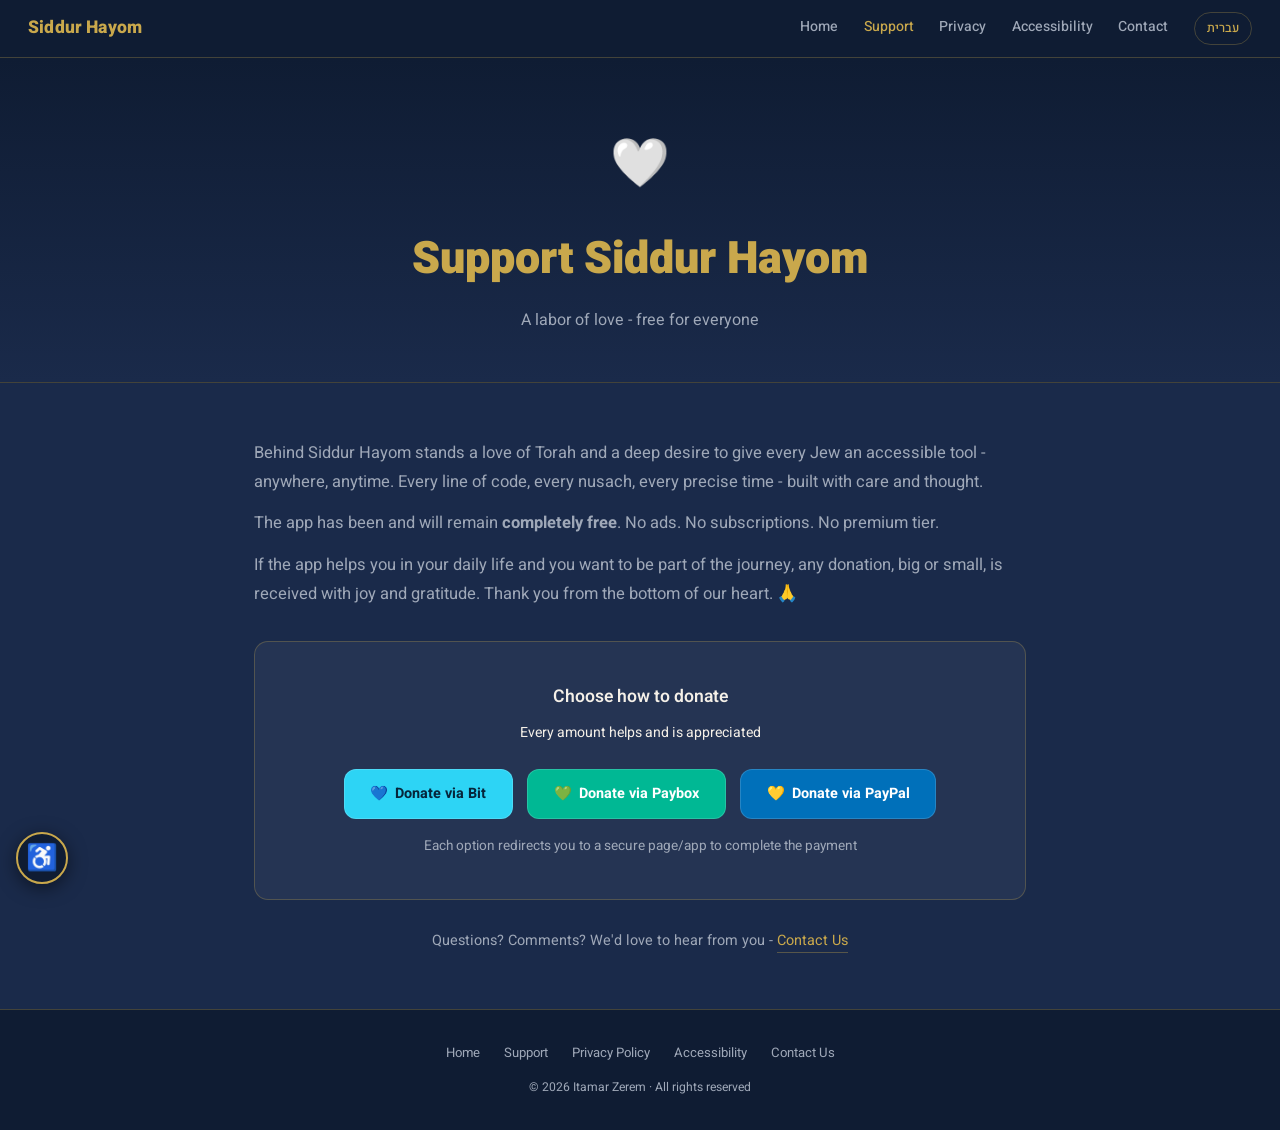
<file: support.html>
<!DOCTYPE html>
<html lang="he" dir="rtl">
<head>
  <meta charset="UTF-8">
  <script>
    (function () {
      var saved = localStorage.getItem('siddurLang');
      var lang = (navigator.language || navigator.userLanguage || '').toLowerCase();
      var target = saved || (lang.indexOf('he') === 0 ? 'he' : 'en');
      if (target !== 'he') { location.replace('en/support.html'); }
    })();
  </script>
  <meta name="viewport" content="width=device-width, initial-scale=1.0">
  <title>תמיכה - סידור היום</title>
  <meta name="description" content="סידור היום הוא פרויקט חינמי לחלוטין. אם תרצו לתמוך בהמשך הפיתוח, כל תרומה מתקבלת בשמחה.">
  <link rel="canonical" href="https://itamarzerem.github.io/siddurHayomWeb/support.html">
  <link rel="alternate" hreflang="he" href="https://itamarzerem.github.io/siddurHayomWeb/support.html">
  <link rel="alternate" hreflang="en" href="https://itamarzerem.github.io/siddurHayomWeb/en/support.html">
  <link rel="alternate" hreflang="x-default" href="https://itamarzerem.github.io/siddurHayomWeb/support.html">
  <link rel="preconnect" href="https://fonts.googleapis.com">
  <link rel="preconnect" href="https://fonts.gstatic.com" crossorigin>
  <link href="https://fonts.googleapis.com/css2?family=Heebo:wght@300;400;500;600;700;800;900&display=swap" rel="stylesheet">
  <link rel="stylesheet" href="styles.css?v=20261126b">
  <script defer src="a11y.js"></script>
  <script defer src="analytics.js"></script>
  <script defer src="contact.js?v=20261126b"></script>
</head>
<body>

  <!-- ── NAV ── -->
  <nav class="nav">
    <a href="index.html" class="nav-logo">סידור היום</a>
    <ul class="nav-links">
      <li><a href="index.html">בית</a></li>
      <li><a href="support.html" class="active">תמיכה</a></li>
      <li><a href="privacy.html">פרטיות</a></li>
      <li><a href="accessibility.html">נגישות</a></li>
      <li><a href="mailto:siddurhayom@gmail.com">צרו קשר</a></li>
      <li><a href="en/support.html" class="lang-switch" onclick="localStorage.setItem('siddurLang','en')">English</a></li>
    </ul>
  </nav>

  <main>

    <!-- ── PAGE HEADER ── -->
    <section class="page-header">
      <span class="page-emoji" aria-hidden="true">🤍</span>
      <h1>תמכו בסידור היום</h1>
      <p>פרויקט של אהבה - חינמי לכולם</p>
    </section>

    <!-- ── CONTENT ── -->
    <section class="section">
      <div class="container">

        <div class="section-text">
          <p>
            מאחורי סידור היום עומדים אהבת תורה ורצון עמוק להעניק כלי נגיש לכל יהודי -
            בכל מקום ובכל שעה. כל שורה של קוד, כל נוסח, כל זמן מדויק - נבנו בקפידה ובמחשבה.
          </p>
          <p>
            האפליקציה הייתה ותישאר <strong>חינמית לחלוטין</strong>. אין פרסומות. אין מנויים. אין גרסת פרימיום.
          </p>
          <p>
            אם האפליקציה עוזרת לכם ביומיום ואתם רוצים להיות שותפים לדרך, כל תרומה, קטנה כגדולה,
            מתקבלת בשמחה ובאהבה. תודה מכל הלב. 🙏
          </p>
        </div>

        <!-- ── DONATE BOX ── -->
        <div class="donate-card">
          <p style="font-size:1.1rem; font-weight:600; color:var(--cream); margin-bottom:0.5rem;">
            בחרו איך לתרום
          </p>
          <p style="font-size:0.88rem; margin-bottom:1.5rem;">
            כל סכום עוזר ומוערך
          </p>

          <div class="store-buttons">
            <a href="https://www.bitpay.co.il/app/me/43EA566E-8F2C-5676-5928-2BC5A6E4FA832D8C"
               target="_blank" rel="noopener" class="btn btn-bit">
              💙&ensp;תרמו בביט
            </a>
            <a href="https://links.payboxapp.com/Gkv6kfueH4b"
               target="_blank" rel="noopener" class="btn btn-paybox">
              💚&ensp;תרמו בפייבוקס
            </a>
            <a href="https://paypal.me/SiddurHayom"
               target="_blank" rel="noopener" class="btn btn-paypal">
              💛&ensp;תרמו ב־PayPal
            </a>
          </div>

          <p class="donate-amount-note">כל שירות מעביר אתכם לדף/אפליקציה מאובטחים לביצוע התשלום</p>
        </div>

        <!-- ── CONTACT ── -->
        <p class="contact-note">
          שאלות? הערות? נשמח לשמוע -
          <a href="mailto:siddurhayom@gmail.com">צרו קשר</a>
        </p>

      </div>
    </section>

  </main>

  <!-- ── FOOTER ── -->
  <footer>
    <nav class="footer-links">
      <a href="index.html">בית</a>
      <a href="support.html">תמיכה</a>
      <a href="privacy.html">פרטיות</a>
      <a href="accessibility.html">נגישות</a>
      <a href="mailto:siddurhayom@gmail.com">צרו קשר</a>
    </nav>
    <p class="footer-copy">© 2026 Itamar Zerem · כל הזכויות שמורות</p>
  </footer>

</body>
</html>
</file>
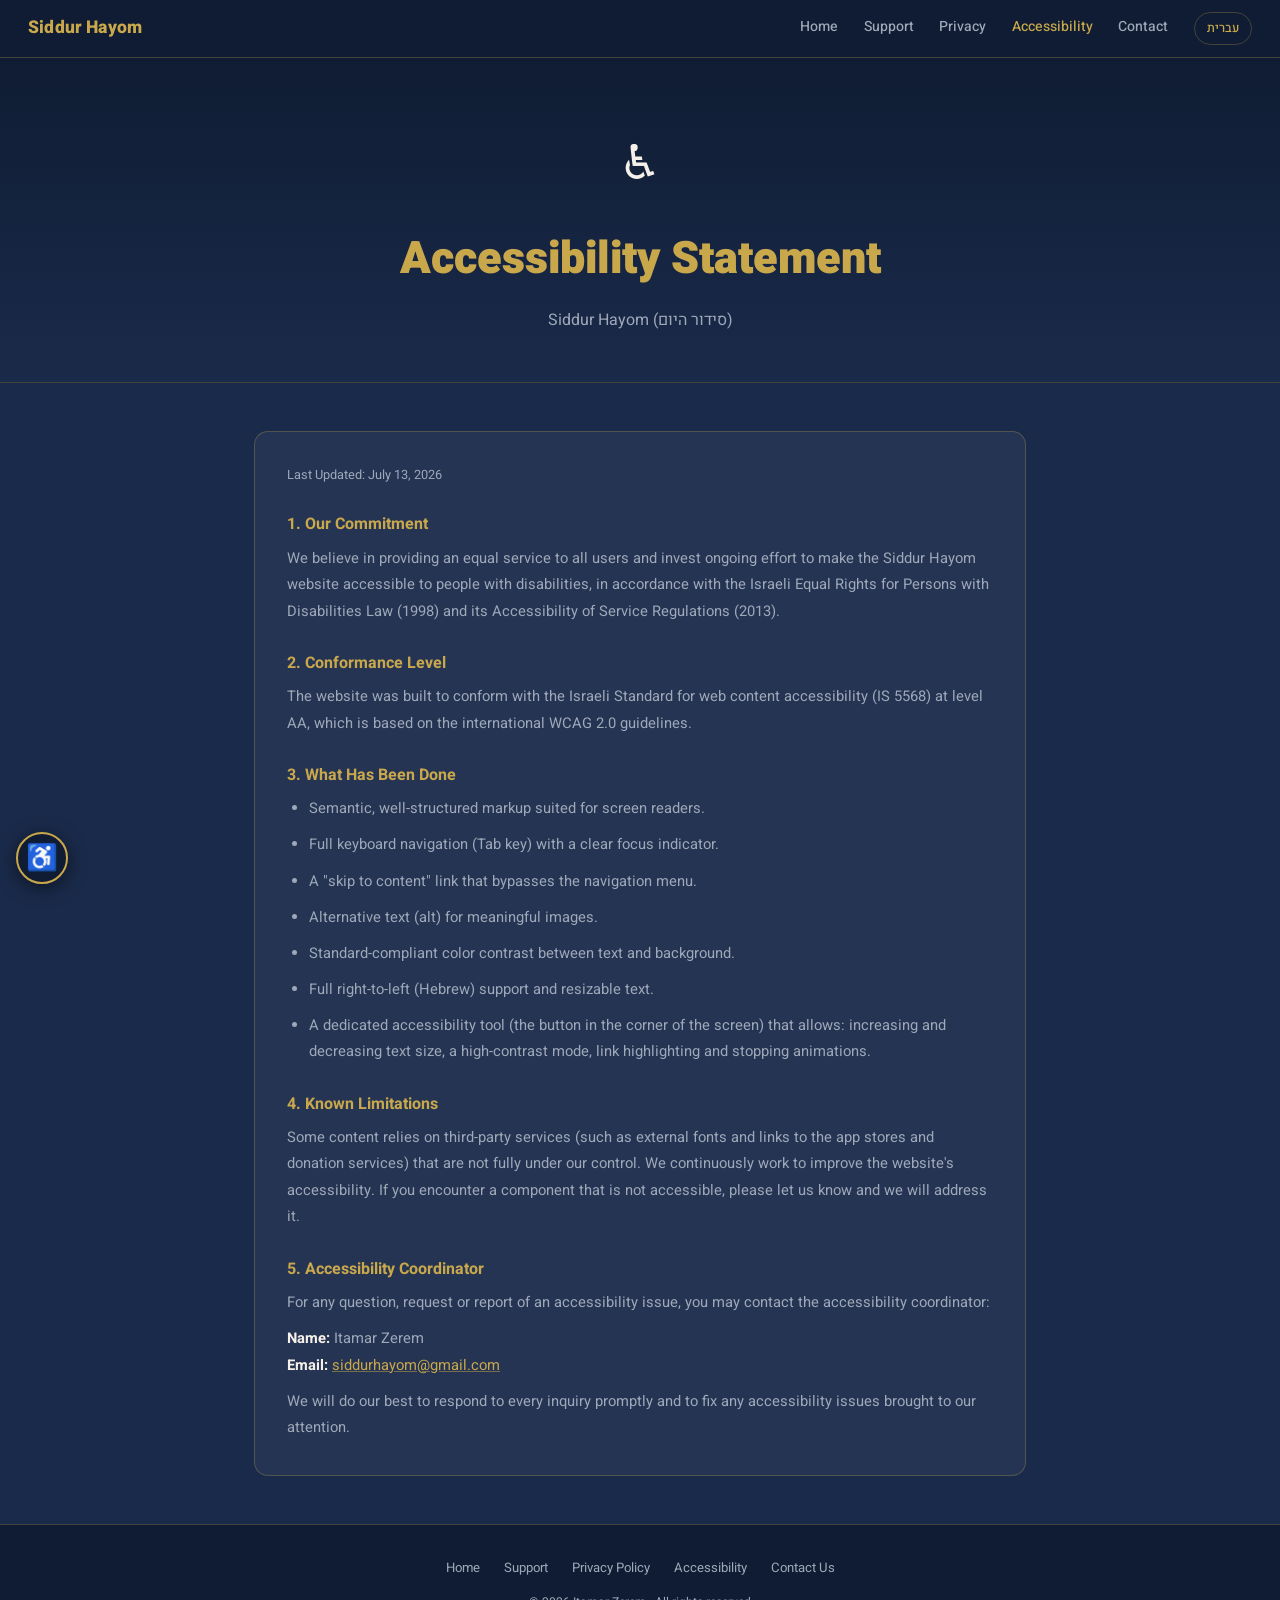
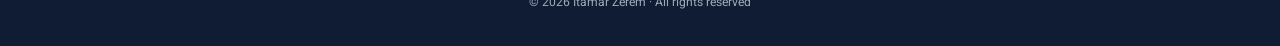
<file: en/accessibility.html>
<!DOCTYPE html>
<html lang="en" dir="ltr">
<head>
  <meta charset="UTF-8">
  <script>
    (function () {
      var saved = localStorage.getItem('siddurLang');
      var lang = (navigator.language || navigator.userLanguage || '').toLowerCase();
      var target = saved || (lang.indexOf('he') === 0 ? 'he' : 'en');
      if (target !== 'en') { location.replace('../accessibility.html'); }
    })();
  </script>
  <meta name="viewport" content="width=device-width, initial-scale=1.0">
  <title>Accessibility Statement - Siddur Hayom</title>
  <meta name="description" content="Accessibility statement for the Siddur Hayom website — conformance with Israeli Standard 5568 (WCAG 2.0) level AA.">
  <link rel="canonical" href="https://itamarzerem.github.io/siddurHayomWeb/en/accessibility.html">
  <link rel="alternate" hreflang="he" href="https://itamarzerem.github.io/siddurHayomWeb/accessibility.html">
  <link rel="alternate" hreflang="en" href="https://itamarzerem.github.io/siddurHayomWeb/en/accessibility.html">
  <link rel="alternate" hreflang="x-default" href="https://itamarzerem.github.io/siddurHayomWeb/accessibility.html">
  <link rel="preconnect" href="https://fonts.googleapis.com">
  <link rel="preconnect" href="https://fonts.gstatic.com" crossorigin>
  <link href="https://fonts.googleapis.com/css2?family=Heebo:wght@300;400;500;600;700;800;900&display=swap" rel="stylesheet">
  <link rel="stylesheet" href="../styles.css?v=20261126b">
  <script defer src="../a11y.js"></script>
  <script defer src="../analytics.js"></script>
  <script defer src="../contact.js?v=20261126b"></script>
</head>
<body>

  <!-- ── NAV ── -->
  <nav class="nav">
    <a href="index.html" class="nav-logo">Siddur Hayom</a>
    <ul class="nav-links">
      <li><a href="index.html">Home</a></li>
      <li><a href="support.html">Support</a></li>
      <li><a href="privacy.html">Privacy</a></li>
      <li><a href="accessibility.html" class="active">Accessibility</a></li>
      <li><a href="mailto:siddurhayom@gmail.com">Contact</a></li>
      <li><a href="../accessibility.html" class="lang-switch" onclick="localStorage.setItem('siddurLang','he')">עברית</a></li>
    </ul>
  </nav>

  <main>

    <!-- ── PAGE HEADER ── -->
    <section class="page-header">
      <span class="page-emoji" aria-hidden="true">&#9855;</span>
      <h1>Accessibility Statement</h1>
      <p>Siddur Hayom (סידור היום)</p>
    </section>

    <!-- ── STATEMENT BODY ── -->
    <section class="doc-body">
      <div class="container">
        <div class="policy-block">

          <span class="last-updated">Last Updated: July 13, 2026</span>

          <h2>1. Our Commitment</h2>
          <p>
            We believe in providing an equal service to all users and invest ongoing effort to make
            the Siddur Hayom website accessible to people with disabilities, in accordance with the
            Israeli Equal Rights for Persons with Disabilities Law (1998) and its Accessibility of
            Service Regulations (2013).
          </p>

          <h2>2. Conformance Level</h2>
          <p>
            The website was built to conform with the Israeli Standard for web content accessibility
            (IS 5568) at level AA, which is based on the international
            <span dir="ltr">WCAG 2.0</span> guidelines.
          </p>

          <h2>3. What Has Been Done</h2>
          <ul>
            <li>Semantic, well-structured markup suited for screen readers.</li>
            <li>Full keyboard navigation (<span dir="ltr">Tab</span> key) with a clear focus indicator.</li>
            <li>A "skip to content" link that bypasses the navigation menu.</li>
            <li>Alternative text (<span dir="ltr">alt</span>) for meaningful images.</li>
            <li>Standard-compliant color contrast between text and background.</li>
            <li>Full right-to-left (Hebrew) support and resizable text.</li>
            <li>
              A dedicated accessibility tool (the button in the corner of the screen) that allows:
              increasing and decreasing text size, a high-contrast mode, link highlighting and
              stopping animations.
            </li>
          </ul>

          <h2>4. Known Limitations</h2>
          <p>
            Some content relies on third-party services (such as external fonts and links to the
            app stores and donation services) that are not fully under our control. We continuously
            work to improve the website's accessibility. If you encounter a component that is not
            accessible, please let us know and we will address it.
          </p>

          <h2>5. Accessibility Coordinator</h2>
          <p>
            For any question, request or report of an accessibility issue, you may contact the
            accessibility coordinator:
          </p>
          <p>
            <strong style="color: var(--cream);">Name:</strong> Itamar Zerem<br>
            <!-- If a phone number for the coordinator exists, add a "Phone:" line here -->
            <strong style="color: var(--cream);">Email:</strong>
            <a href="mailto:siddurhayom@gmail.com">siddurhayom@gmail.com</a>
          </p>
          <p>
            We will do our best to respond to every inquiry promptly and to fix any accessibility
            issues brought to our attention.
          </p>

        </div>
      </div>
    </section>

  </main>

  <!-- ── FOOTER ── -->
  <footer>
    <nav class="footer-links">
      <a href="index.html">Home</a>
      <a href="support.html">Support</a>
      <a href="privacy.html">Privacy Policy</a>
      <a href="accessibility.html">Accessibility</a>
      <a href="mailto:siddurhayom@gmail.com">Contact Us</a>
    </nav>
    <p class="footer-copy">© 2026 Itamar Zerem · All rights reserved</p>
  </footer>

</body>
</html>
</file>
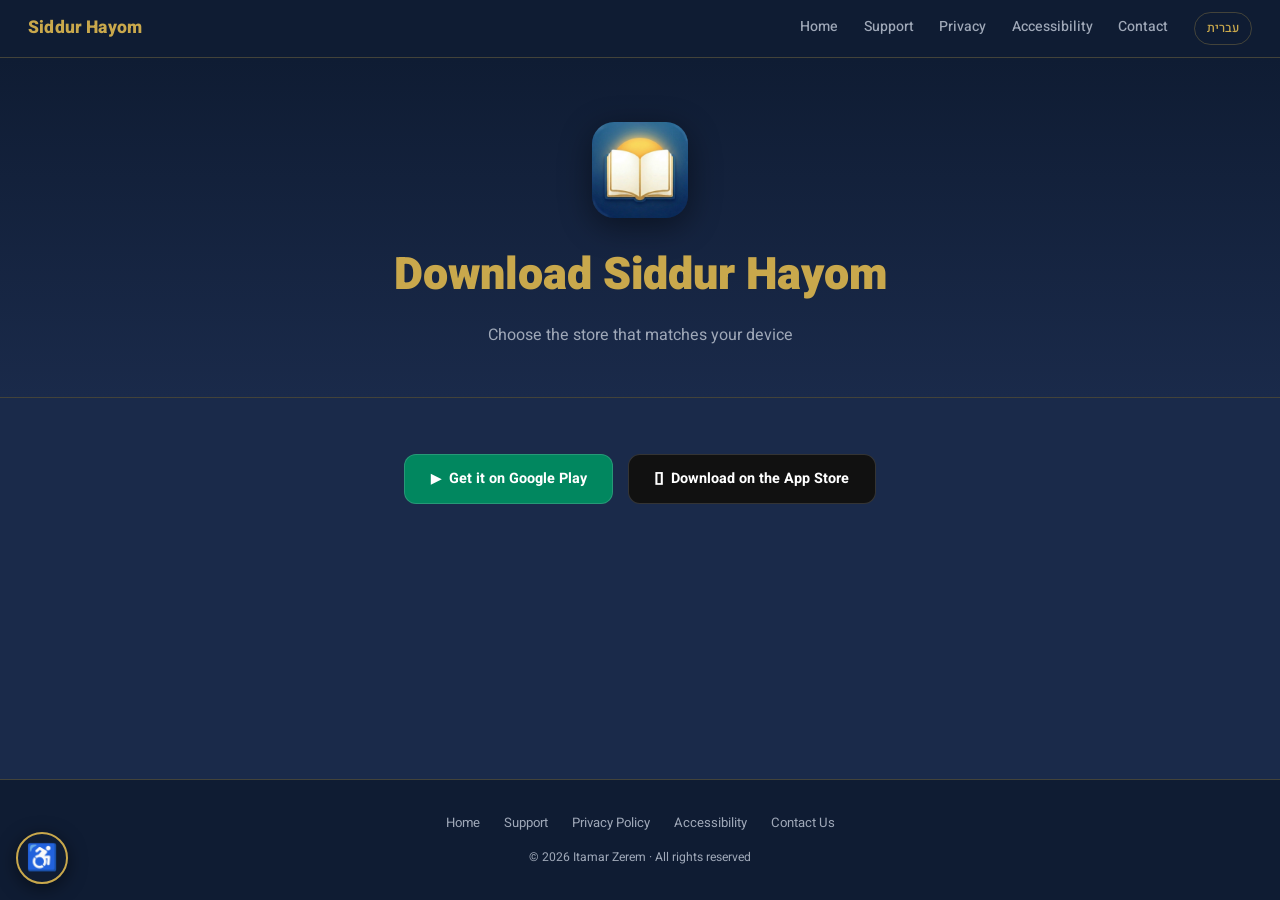
<file: en/go.html>
<!DOCTYPE html>
<html lang="en" dir="ltr">
<head>
  <meta charset="UTF-8">
  <meta name="viewport" content="width=device-width, initial-scale=1.0">
  <title>Download Siddur Hayom</title>
  <meta name="description" content="Download the Siddur Hayom app — you'll be redirected automatically to the store that matches your device.">
  <meta name="robots" content="noindex">
  <link rel="preconnect" href="https://fonts.googleapis.com">
  <link rel="preconnect" href="https://fonts.gstatic.com" crossorigin>
  <link href="https://fonts.googleapis.com/css2?family=Heebo:wght@300;400;500;600;700;800;900&display=swap" rel="stylesheet">
  <link rel="stylesheet" href="../styles.css?v=20261126b">
  <script defer src="../a11y.js"></script>

  <!-- Immediate redirect by language, then by device type -->
  <script>
    (function () {
      var saved = localStorage.getItem('siddurLang');
      var lang = (navigator.language || navigator.userLanguage || '').toLowerCase();
      var target = saved || (lang.indexOf('he') === 0 ? 'he' : 'en');
      if (target !== 'en') {
        location.replace('../go.html');
        return;
      }

      var PLAY  = "https://play.google.com/store/apps/details?id=com.siddurhayom.app";
      var APPLE = "https://apps.apple.com/app/id6762453303";
      var ua = navigator.userAgent || navigator.vendor || window.opera || "";

      // Android
      // אנדרואיד → העמוד /open של סידור היום (26.10.2026, הכרעת איתמר). ‏did.li/siddurHayom מפנה לכאן, וממשק did.li
      // ‏נפל באותו יום, אז במקום להחליף את היעד שם מחליפים אותו כאן. ‏/open פותח את האפליקציה למי שהתקין את בילד 20
      // ‏(App Link או intent://), ומי שאין לו - או שיש לו גרסה ישנה - מגיע ל-Google Play כמו עד היום (נפילה של ה-intent,
      // ‏ורשת ביטחון של 2 שנ' בעמוד עצמו). ‏אייפון ומחשב: בלי שינוי, ישר לחנות / שני הכפתורים.
      // ‏לחזרה למצב הקודם: location.replace(PLAY).
      if (/android/i.test(ua)) {
        location.replace("https://siddurhayom.web.app/open");
        return;
      }
      // iPhone / iPad / iPod
      if (/iPad|iPhone|iPod/.test(ua) && !window.MSStream) {
        location.replace(APPLE);
        return;
      }
      // iPadOS 13+ reports as Macintosh — detect via touch support
      if (/Macintosh/.test(ua) && navigator.maxTouchPoints > 1) {
        location.replace(APPLE);
        return;
      }
      // Desktop / unknown — stay and show both buttons below
    })();
  </script>
  <script defer src="../analytics.js"></script>
  <script defer src="../contact.js?v=20261126b"></script>
</head>
<body>

  <!-- ── NAV ── -->
  <nav class="nav">
    <a href="index.html" class="nav-logo">Siddur Hayom</a>
    <ul class="nav-links">
      <li><a href="index.html">Home</a></li>
      <li><a href="support.html">Support</a></li>
      <li><a href="privacy.html">Privacy</a></li>
      <li><a href="accessibility.html">Accessibility</a></li>
      <li><a href="mailto:siddurhayom@gmail.com">Contact</a></li>
      <li><a href="../go.html" class="lang-switch" onclick="localStorage.setItem('siddurLang','he')">עברית</a></li>
    </ul>
  </nav>

  <main>
    <section class="page-header">
      <img src="../siddurIcon.png" alt="Siddur Hayom" class="hero-app-icon" width="96" height="96">
      <h1>Download Siddur Hayom</h1>
      <p>Choose the store that matches your device</p>
    </section>

    <section class="section">
      <div class="container" style="text-align:center;">
        <div class="store-buttons">
          <a href="https://play.google.com/store/apps/details?id=com.siddurhayom.app"
             target="_blank" rel="noopener" class="btn btn-play">
            &#9654;&ensp;Get it on Google Play
          </a>
          <a href="https://apps.apple.com/app/id6762453303"
             target="_blank" rel="noopener" class="btn btn-appstore">
            &#63743;&ensp;Download on the App Store
          </a>
        </div>
      </div>
    </section>
  </main>

  <!-- ── FOOTER ── -->
  <footer>
    <nav class="footer-links">
      <a href="index.html">Home</a>
      <a href="support.html">Support</a>
      <a href="privacy.html">Privacy Policy</a>
      <a href="accessibility.html">Accessibility</a>
      <a href="mailto:siddurhayom@gmail.com">Contact Us</a>
    </nav>
    <p class="footer-copy">© 2026 Itamar Zerem · All rights reserved</p>
  </footer>

</body>
</html>
</file>
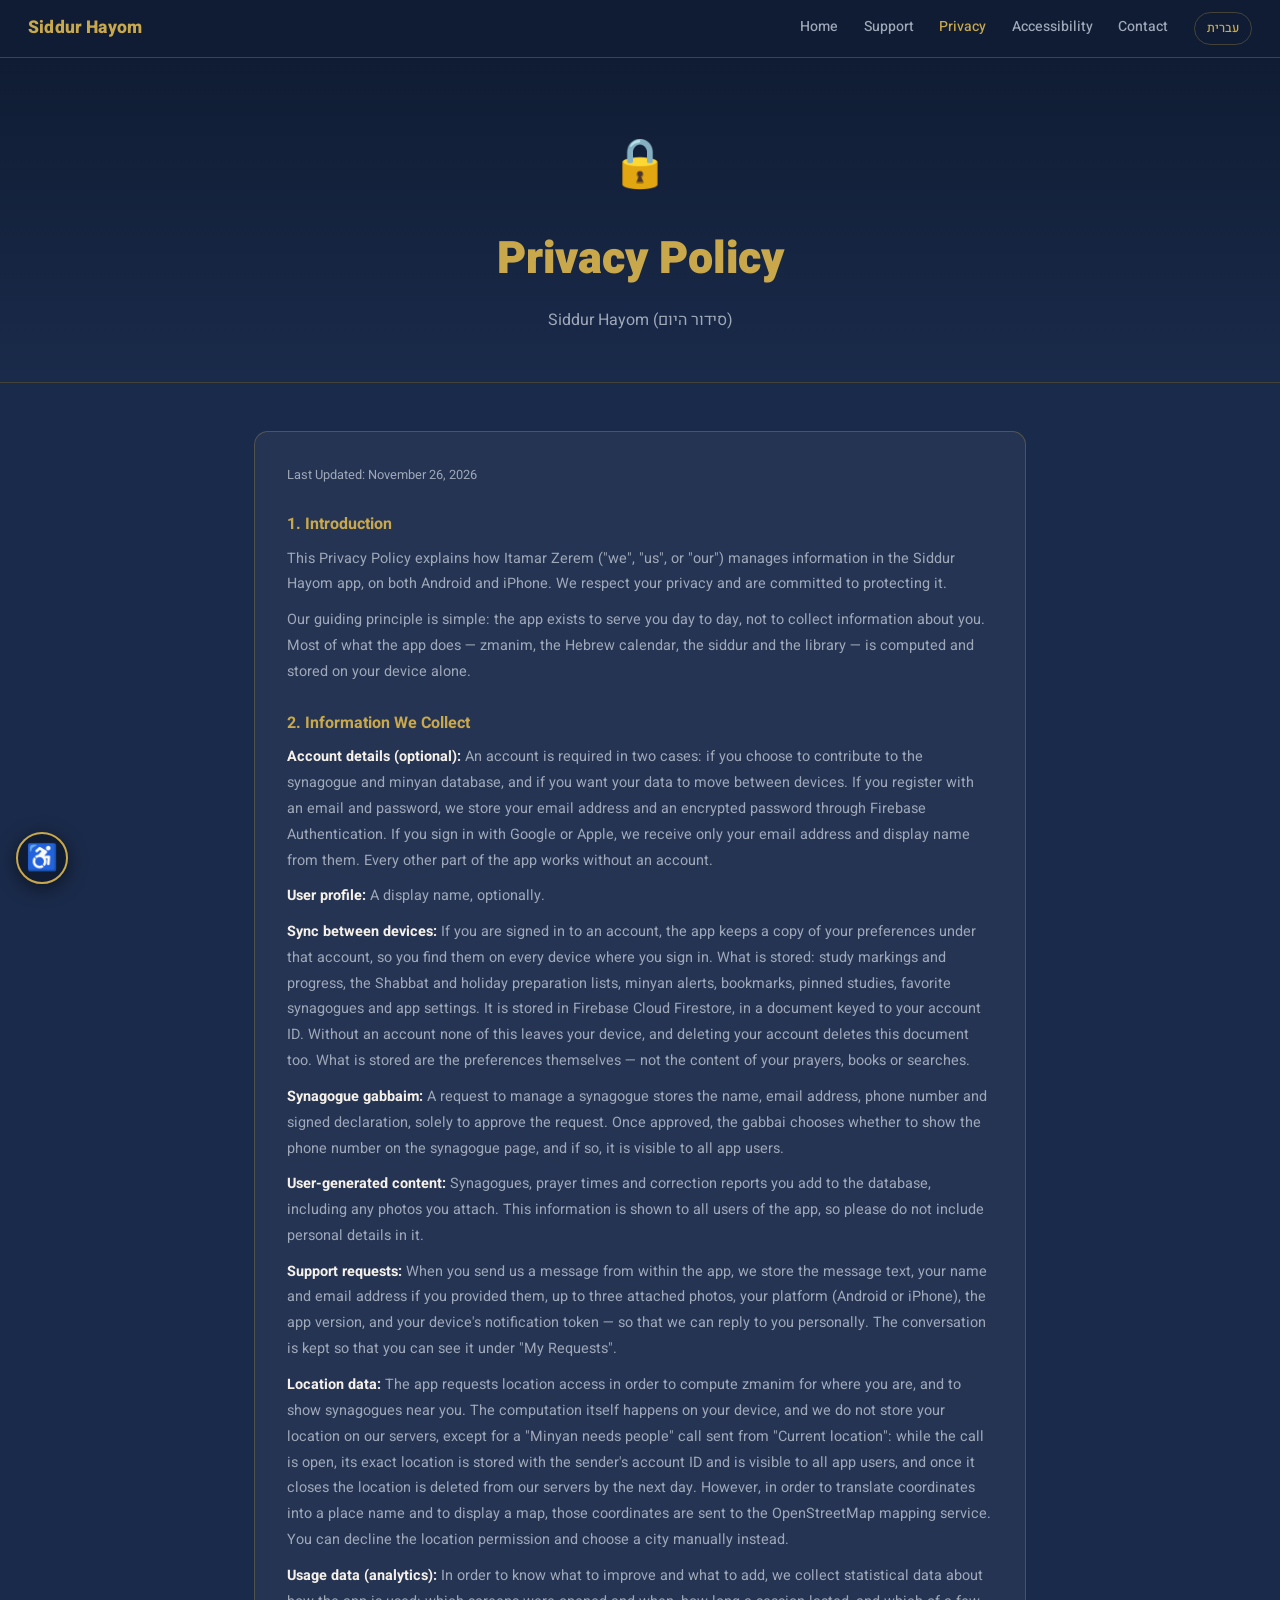
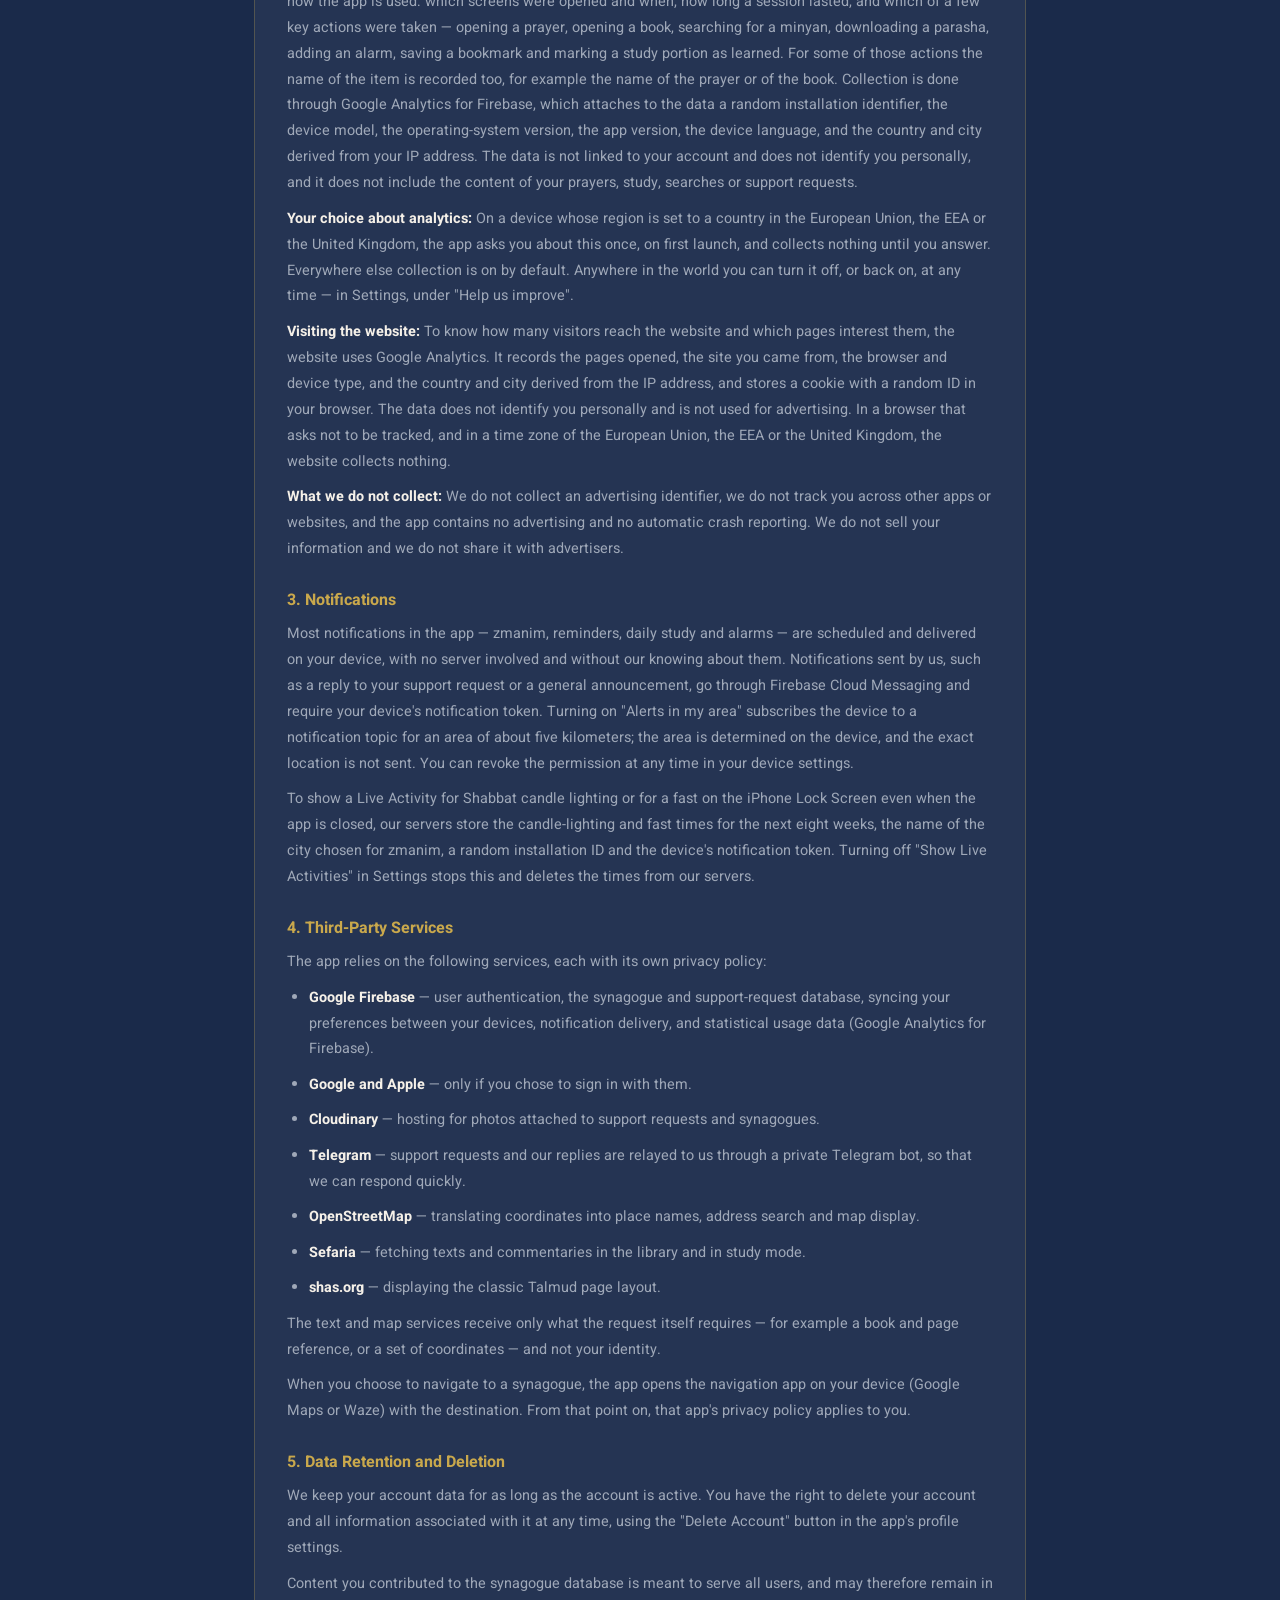
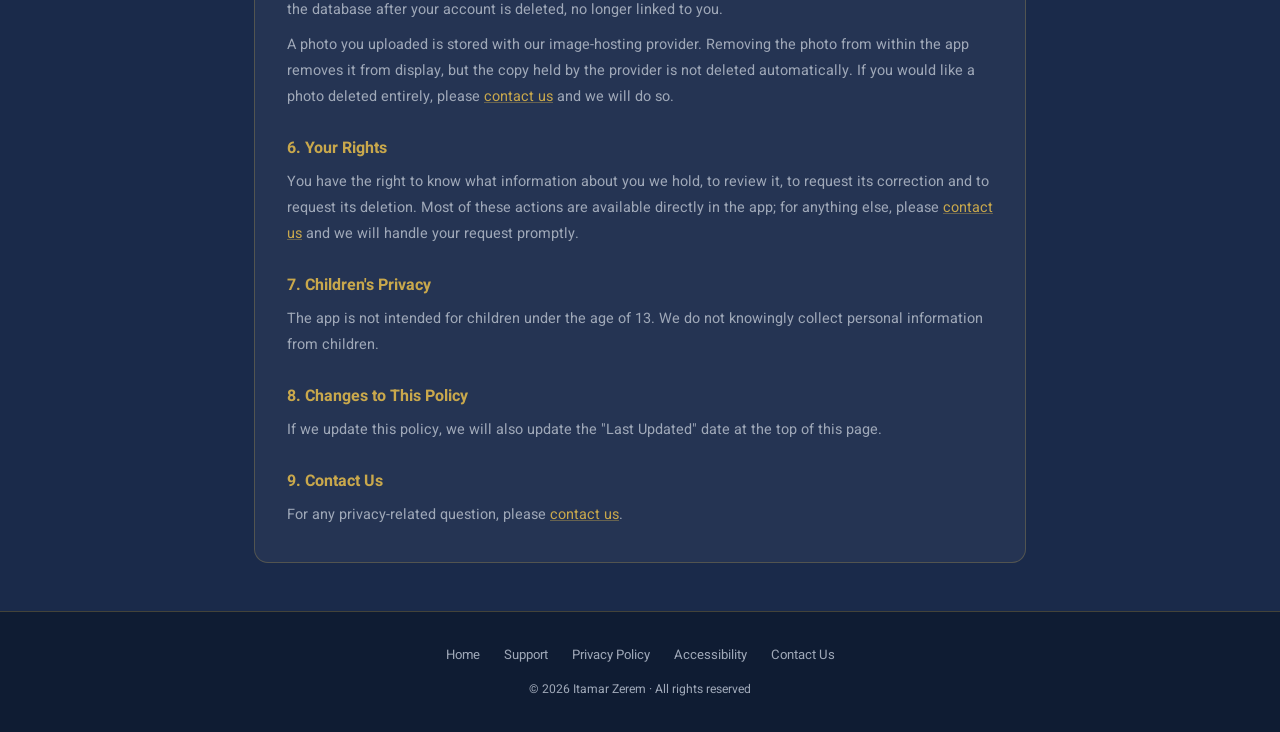
<file: en/privacy.html>
<!DOCTYPE html>
<html lang="en" dir="ltr">
<head>
  <meta charset="UTF-8">
  <script>
    (function () {
      var saved = localStorage.getItem('siddurLang');
      var lang = (navigator.language || navigator.userLanguage || '').toLowerCase();
      var target = saved || (lang.indexOf('he') === 0 ? 'he' : 'en');
      if (target !== 'en') { location.replace('../privacy.html'); }
    })();
  </script>
  <meta name="viewport" content="width=device-width, initial-scale=1.0">
  <title>Privacy Policy - Siddur Hayom</title>
  <meta name="description" content="Privacy Policy for Siddur Hayom (סידור היום) mobile application.">
  <link rel="canonical" href="https://itamarzerem.github.io/siddurHayomWeb/en/privacy.html">
  <link rel="alternate" hreflang="he" href="https://itamarzerem.github.io/siddurHayomWeb/privacy.html">
  <link rel="alternate" hreflang="en" href="https://itamarzerem.github.io/siddurHayomWeb/en/privacy.html">
  <link rel="alternate" hreflang="x-default" href="https://itamarzerem.github.io/siddurHayomWeb/privacy.html">
  <link rel="preconnect" href="https://fonts.googleapis.com">
  <link rel="preconnect" href="https://fonts.gstatic.com" crossorigin>
  <link href="https://fonts.googleapis.com/css2?family=Heebo:wght@300;400;500;600;700;800;900&display=swap" rel="stylesheet">
  <link rel="stylesheet" href="../styles.css?v=20261126b">
  <script defer src="../a11y.js"></script>
  <script defer src="../analytics.js"></script>
  <script defer src="../contact.js?v=20261126b"></script>
</head>
<body>

  <!-- ── NAV ── -->
  <nav class="nav">
    <a href="index.html" class="nav-logo">Siddur Hayom</a>
    <ul class="nav-links">
      <li><a href="index.html">Home</a></li>
      <li><a href="support.html">Support</a></li>
      <li><a href="privacy.html" class="active">Privacy</a></li>
      <li><a href="accessibility.html">Accessibility</a></li>
      <li><a href="mailto:siddurhayom@gmail.com">Contact</a></li>
      <li><a href="../privacy.html" class="lang-switch" onclick="localStorage.setItem('siddurLang','he')">עברית</a></li>
    </ul>
  </nav>

  <main>

    <!-- ── PAGE HEADER ── -->
    <section class="page-header">
      <span class="page-emoji" aria-hidden="true">🔒</span>
      <h1>Privacy Policy</h1>
      <p>Siddur Hayom (סידור היום)</p>
    </section>

    <!-- ── POLICY BODY ── -->
    <section class="privacy-body">
      <div class="container">
        <div class="policy-block">

          <span class="last-updated">Last Updated: November 26, 2026</span>

          <h2>1. Introduction</h2>
          <p>
            This Privacy Policy explains how Itamar Zerem ("we", "us", or "our") manages
            information in the Siddur Hayom app, on both Android and iPhone. We respect
            your privacy and are committed to protecting it.
          </p>
          <p>
            Our guiding principle is simple: the app exists to serve you day to day, not to
            collect information about you. Most of what the app does &mdash; zmanim, the
            Hebrew calendar, the siddur and the library &mdash; is computed and stored on
            your device alone.
          </p>

          <h2>2. Information We Collect</h2>
          <p>
            <strong>Account details (optional):</strong>
            An account is required in two cases: if you choose to contribute to the synagogue
            and minyan database, and if you want your data to move between devices. If you
            register with an email and password, we store your email
            address and an encrypted password through Firebase Authentication. If you sign in
            with Google or Apple, we receive only your email address and display name from
            them. Every other part of the app works without an account.
          </p>
          <p>
            <strong>User profile:</strong>
            A display name, optionally.
          </p>
          <p>
            <strong>Sync between devices:</strong>
            If you are signed in to an account, the app keeps a copy of your preferences under
            that account, so you find them on every device where you sign in. What is stored:
            study markings and progress, the Shabbat and holiday preparation lists, minyan
            alerts, bookmarks, pinned studies, favorite synagogues and app settings. It is
            stored in Firebase Cloud Firestore, in a document keyed to your account ID. Without
            an account none of this leaves your device, and deleting your account deletes this
            document too. What is stored are the preferences themselves &mdash; not the content
            of your prayers, books or searches.
          </p>
          <p>
            <strong>Synagogue gabbaim:</strong>
            A request to manage a synagogue stores the name, email address, phone number and
            signed declaration, solely to approve the request. Once approved, the gabbai chooses
            whether to show the phone number on the synagogue page, and if so, it is visible to
            all app users.
          </p>
          <p>
            <strong>User-generated content:</strong>
            Synagogues, prayer times and correction reports you add to the database, including
            any photos you attach. This information is shown to all users of the app, so please
            do not include personal details in it.
          </p>
          <p>
            <strong>Support requests:</strong>
            When you send us a message from within the app, we store the message text, your
            name and email address if you provided them, up to three attached photos, your
            platform (Android or iPhone), the app version, and your device's notification
            token &mdash; so that we can reply to you personally. The conversation is kept so
            that you can see it under "My Requests".
          </p>
          <p>
            <strong>Location data:</strong>
            The app requests location access in order to compute zmanim for where you are, and
            to show synagogues near you. The computation itself happens on your device, and we
            do not store your location on our servers, except for a "Minyan needs people" call
            sent from "Current location": while the call is open, its exact location is stored
            with the sender's account ID and is visible to all app users, and once it closes the
            location is deleted from our servers by the next day. However, in order to translate
            coordinates into a place name and to display a map, those coordinates are sent to
            the OpenStreetMap mapping service. You can decline the location permission and
            choose a city manually instead.
          </p>
          <p>
            <strong>Usage data (analytics):</strong>
            In order to know what to improve and what to add, we collect statistical data about
            how the app is used: which screens were opened and when, how long a session lasted,
            and which of a few key actions were taken &mdash; opening a prayer, opening a book,
            searching for a minyan, downloading a parasha, adding an alarm, saving a bookmark
            and marking a study portion as learned. For some of those actions the name of the
            item is recorded too, for example the name of the prayer or of the book. Collection
            is done through Google Analytics for Firebase, which attaches to the data a random
            installation identifier, the device model, the operating-system version, the app
            version, the device language, and the country and city derived from your IP address. The data
            is not linked to your account and does not identify you personally, and it does not
            include the content of your prayers, study, searches or support requests.
          </p>
          <p>
            <strong>Your choice about analytics:</strong>
            On a device whose region is set to a country in the European Union, the EEA or the
            United Kingdom, the app asks you about this once, on first launch, and collects
            nothing until you answer. Everywhere else collection is on by default. Anywhere in
            the world you can turn it off, or back on, at any time &mdash; in Settings, under
            "Help us improve".
          </p>
          <p>
            <strong>Visiting the website:</strong>
            To know how many visitors reach the website and which pages interest them, the
            website uses Google Analytics. It records the pages opened, the site you came from,
            the browser and device type, and the country and city derived from the IP address,
            and stores a cookie with a random ID in your browser. The data does not identify
            you personally and is not used for advertising. In a browser that asks not to be
            tracked, and in a time zone of the European Union, the EEA or the United Kingdom,
            the website collects nothing.
          </p>
          <p>
            <strong>What we do not collect:</strong>
            We do not collect an advertising identifier, we do not track you across other apps
            or websites, and the app contains no advertising and no automatic crash reporting.
            We do not sell your information and we do not share it with advertisers.
          </p>

          <h2>3. Notifications</h2>
          <p>
            Most notifications in the app &mdash; zmanim, reminders, daily study and alarms
            &mdash; are scheduled and delivered on your device, with no server involved and
            without our knowing about them. Notifications sent by us, such as a reply to your
            support request or a general announcement, go through Firebase Cloud Messaging and
            require your device's notification token. Turning on "Alerts in my area" subscribes the device to a notification topic for an area of about five kilometers; the area is determined on the device, and the exact location is not sent. You can revoke the permission at any
            time in your device settings.
          </p>
          <p>
            To show a Live Activity for Shabbat candle lighting or for a fast on the iPhone Lock Screen even when the app is closed, our servers store the candle-lighting and fast times for the next eight weeks, the name of the city chosen for zmanim, a random installation ID and the device's notification token. Turning off "Show Live Activities" in Settings stops this and deletes the times from our servers.
          </p>

          <h2>4. Third-Party Services</h2>
          <p>
            The app relies on the following services, each with its own privacy policy:
          </p>
          <ul>
            <li><strong>Google Firebase</strong> &mdash; user authentication, the synagogue and support-request database, syncing your preferences between your devices, notification delivery, and statistical usage data (Google Analytics for Firebase).</li>
            <li><strong>Google and Apple</strong> &mdash; only if you chose to sign in with them.</li>
            <li><strong>Cloudinary</strong> &mdash; hosting for photos attached to support requests and synagogues.</li>
            <li><strong>Telegram</strong> &mdash; support requests and our replies are relayed to us through a private Telegram bot, so that we can respond quickly.</li>
            <li><strong>OpenStreetMap</strong> &mdash; translating coordinates into place names, address search and map display.</li>
            <li><strong>Sefaria</strong> &mdash; fetching texts and commentaries in the library and in study mode.</li>
            <li><strong>shas.org</strong> &mdash; displaying the classic Talmud page layout.</li>
          </ul>
          <p>
            The text and map services receive only what the request itself requires &mdash;
            for example a book and page reference, or a set of coordinates &mdash; and not
            your identity.
          </p>
          <p>
            When you choose to navigate to a synagogue, the app opens the navigation app on
            your device (Google Maps or Waze) with the destination. From that point on, that
            app's privacy policy applies to you.
          </p>

          <h2>5. Data Retention and Deletion</h2>
          <p>
            We keep your account data for as long as the account is active. You have the right
            to delete your account and all information associated with it at any time, using
            the "Delete Account" button in the app's profile settings.
          </p>
          <p>
            Content you contributed to the synagogue database is meant to serve all users, and
            may therefore remain in the database after your account is deleted, no longer
            linked to you.
          </p>
          <p>
            A photo you uploaded is stored with our image-hosting provider. Removing the photo
            from within the app removes it from display, but the copy held by the provider is
            not deleted automatically. If you would like a photo deleted entirely, please
            <a href="mailto:siddurhayom@gmail.com">contact us</a> and we will do so.
          </p>

          <h2>6. Your Rights</h2>
          <p>
            You have the right to know what information about you we hold, to review it, to
            request its correction and to request its deletion. Most of these actions are
            available directly in the app; for anything else, please
            <a href="mailto:siddurhayom@gmail.com">contact us</a> and we will handle your
            request promptly.
          </p>

          <h2>7. Children's Privacy</h2>
          <p>
            The app is not intended for children under the age of 13. We do not knowingly
            collect personal information from children.
          </p>

          <h2>8. Changes to This Policy</h2>
          <p>
            If we update this policy, we will also update the "Last Updated" date at the top
            of this page.
          </p>

          <h2>9. Contact Us</h2>
          <p>
            For any privacy-related question, please
            <a href="mailto:siddurhayom@gmail.com">contact us</a>.
          </p>

        </div>
      </div>
    </section>

  </main>

  <!-- ── FOOTER ── -->
  <footer>
    <nav class="footer-links">
      <a href="index.html">Home</a>
      <a href="support.html">Support</a>
      <a href="privacy.html">Privacy Policy</a>
      <a href="accessibility.html">Accessibility</a>
      <a href="mailto:siddurhayom@gmail.com">Contact Us</a>
    </nav>
    <p class="footer-copy">© 2026 Itamar Zerem · All rights reserved</p>
  </footer>

</body>
</html>
</file>
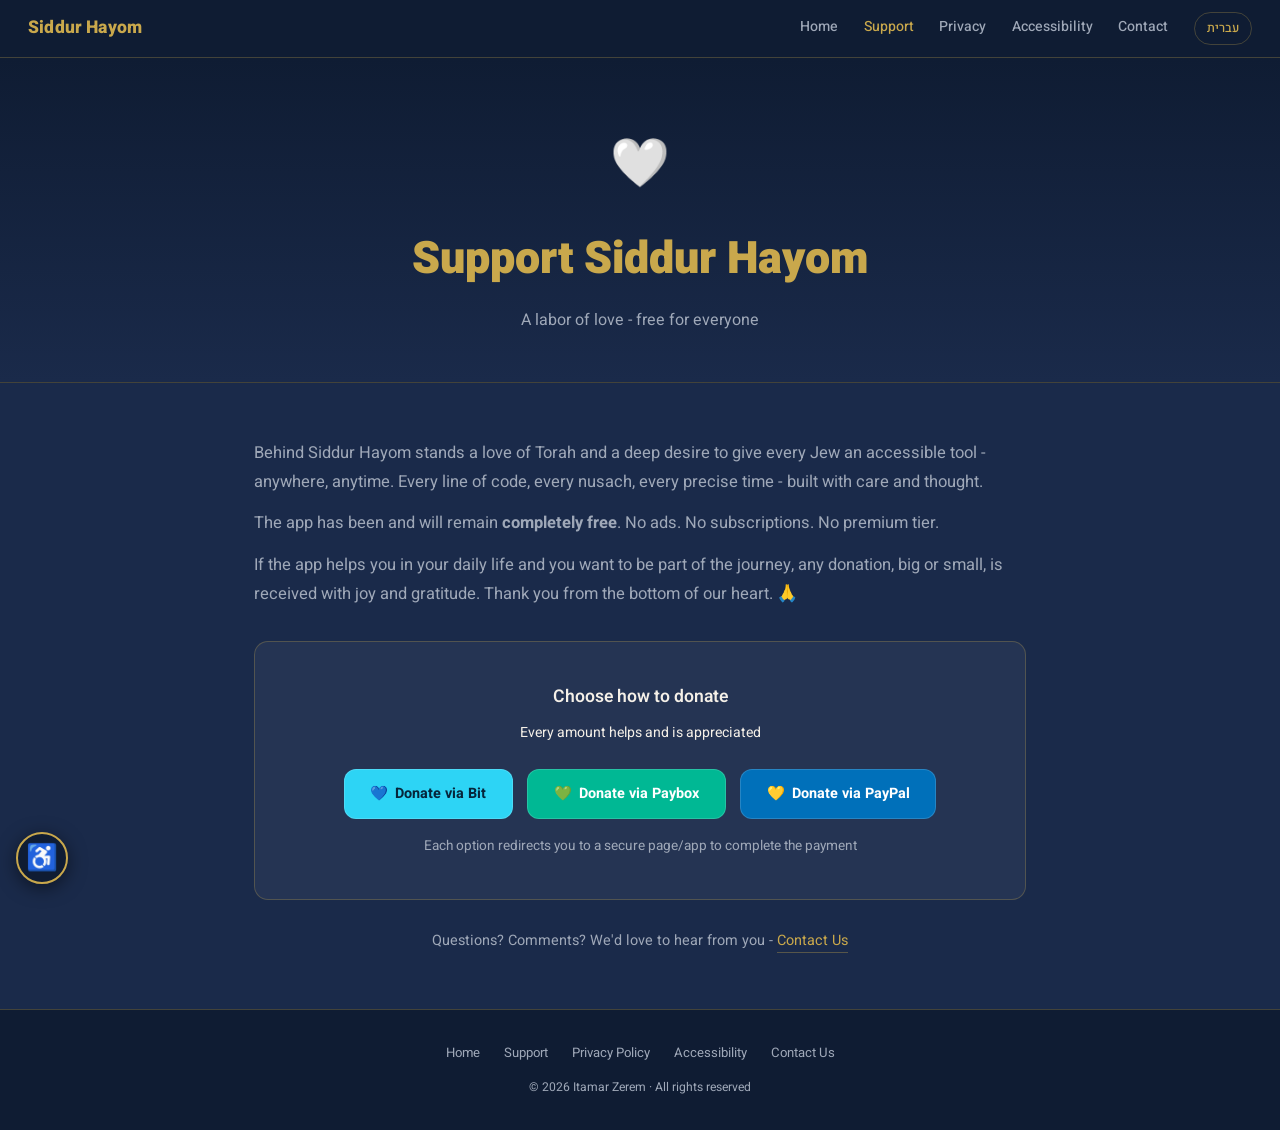
<file: en/support.html>
<!DOCTYPE html>
<html lang="en" dir="ltr">
<head>
  <meta charset="UTF-8">
  <script>
    (function () {
      var saved = localStorage.getItem('siddurLang');
      var lang = (navigator.language || navigator.userLanguage || '').toLowerCase();
      var target = saved || (lang.indexOf('he') === 0 ? 'he' : 'en');
      if (target !== 'en') { location.replace('../support.html'); }
    })();
  </script>
  <meta name="viewport" content="width=device-width, initial-scale=1.0">
  <title>Support - Siddur Hayom</title>
  <meta name="description" content="Siddur Hayom is a completely free project. If you'd like to support continued development, any donation is warmly welcomed.">
  <link rel="canonical" href="https://itamarzerem.github.io/siddurHayomWeb/en/support.html">
  <link rel="alternate" hreflang="he" href="https://itamarzerem.github.io/siddurHayomWeb/support.html">
  <link rel="alternate" hreflang="en" href="https://itamarzerem.github.io/siddurHayomWeb/en/support.html">
  <link rel="alternate" hreflang="x-default" href="https://itamarzerem.github.io/siddurHayomWeb/support.html">
  <link rel="preconnect" href="https://fonts.googleapis.com">
  <link rel="preconnect" href="https://fonts.gstatic.com" crossorigin>
  <link href="https://fonts.googleapis.com/css2?family=Heebo:wght@300;400;500;600;700;800;900&display=swap" rel="stylesheet">
  <link rel="stylesheet" href="../styles.css?v=20261126b">
  <script defer src="../a11y.js"></script>
  <script defer src="../analytics.js"></script>
  <script defer src="../contact.js?v=20261126b"></script>
</head>
<body>

  <!-- ── NAV ── -->
  <nav class="nav">
    <a href="index.html" class="nav-logo">Siddur Hayom</a>
    <ul class="nav-links">
      <li><a href="index.html">Home</a></li>
      <li><a href="support.html" class="active">Support</a></li>
      <li><a href="privacy.html">Privacy</a></li>
      <li><a href="accessibility.html">Accessibility</a></li>
      <li><a href="mailto:siddurhayom@gmail.com">Contact</a></li>
      <li><a href="../support.html" class="lang-switch" onclick="localStorage.setItem('siddurLang','he')">עברית</a></li>
    </ul>
  </nav>

  <main>

    <!-- ── PAGE HEADER ── -->
    <section class="page-header">
      <span class="page-emoji" aria-hidden="true">🤍</span>
      <h1>Support Siddur Hayom</h1>
      <p>A labor of love - free for everyone</p>
    </section>

    <!-- ── CONTENT ── -->
    <section class="section">
      <div class="container">

        <div class="section-text">
          <p>
            Behind Siddur Hayom stands a love of Torah and a deep desire to give every Jew an accessible
            tool - anywhere, anytime. Every line of code, every nusach, every precise time - built with care
            and thought.
          </p>
          <p>
            The app has been and will remain <strong>completely free</strong>. No ads. No subscriptions. No premium tier.
          </p>
          <p>
            If the app helps you in your daily life and you want to be part of the journey, any donation,
            big or small, is received with joy and gratitude. Thank you from the bottom of our heart. 🙏
          </p>
        </div>

        <!-- ── DONATE BOX ── -->
        <div class="donate-card">
          <p style="font-size:1.1rem; font-weight:600; color:var(--cream); margin-bottom:0.5rem;">
            Choose how to donate
          </p>
          <p style="font-size:0.88rem; margin-bottom:1.5rem;">
            Every amount helps and is appreciated
          </p>

          <div class="store-buttons">
            <a href="https://www.bitpay.co.il/app/me/43EA566E-8F2C-5676-5928-2BC5A6E4FA832D8C"
               target="_blank" rel="noopener" class="btn btn-bit">
              💙&ensp;Donate via Bit
            </a>
            <a href="https://links.payboxapp.com/Gkv6kfueH4b"
               target="_blank" rel="noopener" class="btn btn-paybox">
              💚&ensp;Donate via Paybox
            </a>
            <a href="https://paypal.me/SiddurHayom"
               target="_blank" rel="noopener" class="btn btn-paypal">
              💛&ensp;Donate via PayPal
            </a>
          </div>

          <p class="donate-amount-note">Each option redirects you to a secure page/app to complete the payment</p>
        </div>

        <!-- ── CONTACT ── -->
        <p class="contact-note">
          Questions? Comments? We'd love to hear from you -
          <a href="mailto:siddurhayom@gmail.com">Contact Us</a>
        </p>

      </div>
    </section>

  </main>

  <!-- ── FOOTER ── -->
  <footer>
    <nav class="footer-links">
      <a href="index.html">Home</a>
      <a href="support.html">Support</a>
      <a href="privacy.html">Privacy Policy</a>
      <a href="accessibility.html">Accessibility</a>
      <a href="mailto:siddurhayom@gmail.com">Contact Us</a>
    </nav>
    <p class="footer-copy">© 2026 Itamar Zerem · All rights reserved</p>
  </footer>

</body>
</html>
</file>
<file: styles.css>
/* ===================================================
   סידור היום — Website Styles
   Palette: #1a2a4a (deep blue) · #f5f0e8 (cream) · #c9a84c (gold)
   =================================================== */

*, *::before, *::after {
  box-sizing: border-box;
  margin: 0;
  padding: 0;
}

:root {
  --bg:        #1a2a4a;
  --bg-deep:   #0f1c33;
  --bg-card:   rgba(255, 255, 255, 0.05);
  --cream:     #f5f0e8;
  --muted:     #9fa8b8;
  --gold:      #c9a84c;
  --gold-lt:   #e8c96a;
  --gold-bdr:  rgba(201, 168, 76, 0.28);
  --radius:    14px;
}

html {
  direction: rtl;
  scroll-behavior: smooth;
  font-size: 16px;
}

html[dir="ltr"] {
  direction: ltr;
}

body {
  font-family: 'Heebo', system-ui, -apple-system, sans-serif;
  background: var(--bg);
  color: var(--cream);
  line-height: 1.75;
  min-height: 100vh;
  display: flex;
  flex-direction: column;
}

a { color: inherit; text-decoration: none; }
ul { list-style: none; }


/* ─── NAV ─────────────────────────────────────────── */

.nav {
  position: sticky;
  top: 0;
  z-index: 100;
  height: 58px;
  display: flex;
  align-items: center;
  justify-content: space-between;
  padding: 0 1.75rem;
  background: var(--bg-deep);
  border-bottom: 1px solid var(--gold-bdr);
  backdrop-filter: blur(8px);
}

.nav-logo {
  font-size: 1.1rem;
  font-weight: 800;
  color: var(--gold);
  letter-spacing: 0.01em;
  white-space: nowrap;
}

.nav-links {
  display: flex;
  gap: 1.6rem;
}

.nav-links a {
  white-space: nowrap; /* ‏«Contact» / «צרו קשר» בסרגל (26.11.26) לא נשברים לשתי שורות */
  font-size: 0.88rem;
  font-weight: 500;
  color: var(--muted);
  transition: color 0.18s;
}

.nav-links a:hover,
.nav-links a.active {
  color: var(--gold);
}

.lang-switch {
  display: inline-flex;
  align-items: center;
  padding: 0.26rem 0.75rem;
  border: 1px solid var(--gold-bdr);
  border-radius: 100px;
  font-size: 0.78rem !important;
  font-weight: 600;
  color: var(--gold) !important;
  white-space: nowrap;
  transition: background 0.18s, border-color 0.18s;
}

.lang-switch:hover {
  background: var(--bg-card);
  border-color: var(--gold);
}


/* ─── LAYOUT HELPERS ──────────────────────────────── */

.container {
  width: 100%;
  max-width: 820px;
  margin: 0 auto;
  padding: 0 1.5rem;
}

main { flex: 1; }

.divider {
  border: none;
  border-top: 1px solid var(--gold-bdr);
}


/* ─── HERO ────────────────────────────────────────── */

.hero {
  text-align: center;
  padding: 5rem 1.5rem 4rem;
  background: linear-gradient(180deg, var(--bg-deep) 0%, var(--bg) 100%);
  border-bottom: 1px solid var(--gold-bdr);
}

.hero-app-icon {
  width: 96px;
  height: 96px;
  border-radius: 22px;
  display: block;
  margin: 0 auto 1.1rem;
  box-shadow: 0 8px 32px rgba(0, 0, 0, 0.45);
}

.hero h1 {
  font-size: clamp(2.4rem, 7vw, 3.8rem);
  font-weight: 900;
  color: var(--gold);
  letter-spacing: 0.01em;
  margin-bottom: 0.55rem;
}

.hero-tagline {
  font-size: clamp(1rem, 2.8vw, 1.2rem);
  color: var(--muted);
  font-weight: 300;
  margin-bottom: 2.25rem;
}


/* ─── BUTTONS ─────────────────────────────────────── */

.btn {
  display: inline-flex;
  align-items: center;
  justify-content: center;
  gap: 0.5rem;
  padding: 0.8rem 2rem;
  border-radius: 100px;
  font-family: inherit;
  font-size: 0.95rem;
  font-weight: 700;
  cursor: pointer;
  border: none;
  transition: transform 0.15s ease, box-shadow 0.15s ease, opacity 0.15s;
}

.btn:hover { transform: translateY(-2px); }

.btn-appstore {
  background: #111;
  color: #fff;
  border: 1px solid rgba(255,255,255,0.15);
  font-size: 0.9rem;
  border-radius: 12px;
  padding: 0.7rem 1.6rem;
}
.btn-appstore:hover {
  background: #1c1c1c;
  box-shadow: 0 6px 22px rgba(0,0,0,0.5);
}

.btn-gold {
  background: var(--gold);
  color: var(--bg-deep);
}
.btn-gold:hover {
  background: var(--gold-lt);
  box-shadow: 0 6px 22px rgba(201,168,76,0.35);
}

.btn-play {
  background: #01875f;
  color: #fff;
  border: 1px solid rgba(255,255,255,0.15);
  font-size: 0.9rem;
  border-radius: 12px;
  padding: 0.7rem 1.6rem;
}
.btn-play:hover {
  background: #026e4d;
  box-shadow: 0 6px 22px rgba(0,0,0,0.5);
}

.store-buttons {
  display: flex;
  flex-wrap: wrap;
  gap: 0.9rem;
  justify-content: center;
}

.btn-paypal {
  background: #0070ba;
  color: #fff;
  border: 1px solid rgba(255,255,255,0.15);
  font-size: 0.9rem;
  border-radius: 12px;
  padding: 0.7rem 1.6rem;
}
.btn-paypal:hover {
  background: #005ea6;
  box-shadow: 0 6px 22px rgba(0,112,186,0.4);
}

.btn-bit {
  background: #2dd4f5;
  color: #06263b;
  border: 1px solid rgba(255,255,255,0.15);
  font-size: 0.9rem;
  border-radius: 12px;
  padding: 0.7rem 1.6rem;
}
.btn-bit:hover {
  background: #55e0fb;
  box-shadow: 0 6px 22px rgba(45,212,245,0.4);
}

.btn-paybox {
  background: #00b894;
  color: #fff;
  border: 1px solid rgba(255,255,255,0.15);
  font-size: 0.9rem;
  border-radius: 12px;
  padding: 0.7rem 1.6rem;
}
.btn-paybox:hover {
  background: #00997d;
  box-shadow: 0 6px 22px rgba(0,184,148,0.4);
}


/* ─── SECTIONS ────────────────────────────────────── */

.section {
  padding: 3.5rem 0;
}

.section-title {
  font-size: 1.5rem;
  font-weight: 800;
  color: var(--gold);
  margin-bottom: 1.25rem;
}

.section-text p {
  color: var(--muted);
  font-size: 1.03rem;
  margin-bottom: 0.8rem;
}
.section-text p:last-child { margin-bottom: 0; }


/* ─── FEATURE CARDS ───────────────────────────────── */

.features-grid {
  display: grid;
  grid-template-columns: repeat(3, 1fr);
  gap: 0.9rem;
}

.feature-card {
  background: var(--bg-card);
  border: 1px solid var(--gold-bdr);
  border-radius: var(--radius);
  padding: 1.4rem 1rem;
  text-align: center;
  transition: border-color 0.2s, transform 0.2s;
}

.feature-card:hover {
  border-color: var(--gold);
  transform: translateY(-3px);
}

.feature-icon {
  font-size: 2rem;
  display: block;
  margin-bottom: 0.6rem;
}

.feature-card h3 {
  font-size: 0.97rem;
  font-weight: 700;
  color: var(--cream);
  margin-bottom: 0.3rem;
}

.feature-card p {
  font-size: 0.8rem;
  color: var(--muted);
  line-height: 1.55;
}


/* ─── CTA BAND ────────────────────────────────────── */

.cta-band {
  background: linear-gradient(180deg, var(--bg) 0%, var(--bg-deep) 100%);
  border-top: 1px solid var(--gold-bdr);
  text-align: center;
  padding: 3.5rem 1.5rem;
}

.cta-band p {
  color: var(--muted);
  margin-bottom: 1.2rem;
  font-size: 1.05rem;
}


/* ─── SUPPORT PAGE ────────────────────────────────── */

.page-header {
  text-align: center;
  padding: 4rem 1.5rem 3rem;
  background: linear-gradient(180deg, var(--bg-deep) 0%, var(--bg) 100%);
  border-bottom: 1px solid var(--gold-bdr);
}

.page-header .page-emoji {
  font-size: 3rem;
  display: block;
  margin-bottom: 0.9rem;
}

.page-header h1 {
  font-size: clamp(1.8rem, 5vw, 2.8rem);
  font-weight: 900;
  color: var(--gold);
  margin-bottom: 0.45rem;
}

.page-header p {
  color: var(--muted);
  font-size: 1rem;
}

.donate-card {
  background: var(--bg-card);
  border: 1px solid var(--gold-bdr);
  border-radius: var(--radius);
  padding: 2.5rem 2rem;
  text-align: center;
  margin-top: 2rem;
}

.donate-card .donate-amount-note {
  font-size: 0.85rem;
  color: var(--muted);
  margin-top: 1rem;
}

.contact-note {
  text-align: center;
  color: var(--muted);
  font-size: 0.9rem;
  margin-top: 1.75rem;
}

.contact-note a {
  color: var(--gold);
  border-bottom: 1px solid rgba(201,168,76,0.35);
  padding-bottom: 1px;
  transition: border-color 0.2s;
}

.contact-note a:hover {
  border-color: var(--gold);
}


/* ─── PRIVACY PAGE ────────────────────────────────── */

.privacy-body {
  direction: ltr;
  text-align: left;
  padding: 3rem 0;
}

.privacy-body .policy-block {
  background: var(--bg-card);
  border: 1px solid var(--gold-bdr);
  border-radius: var(--radius);
  padding: 2rem 2rem 1.5rem;
}

.privacy-body h2 {
  font-size: 1rem;
  font-weight: 700;
  color: var(--gold);
  margin-top: 1.5rem;
  margin-bottom: 0.45rem;
}

.privacy-body h2:first-child {
  margin-top: 0;
}

/* ‏`li` נוסף כאן ב-26.8.26 יחד עם כתיבת המדיניות מחדש: רשימת שירותי צד שלישי
   ‏נקראת כרשימה ולא כפסקה רצה. עד אז היו פריטי-רשימה מעוצבים רק ב-`.doc-body`
   ‏(דף הנגישות), ולכן `ul` בעמוד הפרטיות היה יוצא בלי צבע ובלי ריווח. */
.privacy-body p,
.privacy-body li {
  color: var(--muted);
  font-size: 0.9rem;
  line-height: 1.8;
  margin-bottom: 0.6rem;
}

/* ‏תווית מודגשת בראש פסקה ("פרטי חשבון:"). עד 26.8.26 הצבע היה כתוב ישירות על
   ‏כל `<strong>` כ-`style="color: var(--cream)"`; הועבר לכאן כדי שלא יחזור על
   ‏עצמו בעשרות מקומות בשני הדפים, העברי והאנגלי. */
.privacy-body strong {
  color: var(--cream);
}

.privacy-body ul {
  list-style: disc;
  /* ‏לוגי ולא `padding-right`: אותו קובץ CSS משרת גם את הדפים באנגלית ב-`en/`. */
  padding-inline-start: 1.4rem;
  margin-bottom: 0.6rem;
}

.privacy-body .last-updated,
.doc-body .last-updated {
  display: block;
  font-size: 0.8rem;
  color: var(--muted);
  margin-bottom: 1.5rem;
}

.privacy-body a {
  color: var(--gold);
  text-decoration: underline;
  text-decoration-color: rgba(201,168,76,0.4);
}


/* ─── FOOTER ──────────────────────────────────────── */

footer {
  background: var(--bg-deep);
  border-top: 1px solid var(--gold-bdr);
  padding: 2rem 1.5rem;
  text-align: center;
}

.footer-links {
  display: flex;
  justify-content: center;
  gap: 1.5rem;
  margin-bottom: 0.75rem;
  flex-wrap: wrap;
}

.footer-links a {
  color: var(--muted);
  font-size: 0.82rem;
  transition: color 0.18s;
}

.footer-links a:hover { color: var(--gold); }

.footer-copy {
  font-size: 0.76rem;
  color: var(--muted);
}


/* ─── RESPONSIVE ──────────────────────────────────── */

@media (max-width: 640px) {
  .hero        { padding: 3.5rem 1.25rem 3rem; }
  .section     { padding: 2.5rem 0; }

  .features-grid {
    grid-template-columns: 1fr 1fr;
    gap: 0.75rem;
  }

  .donate-card { padding: 1.75rem 1.25rem; }

  /* ‏🔴 הלוגו הטקסטואלי נעלם בנייד (26.8.26). עד אז הסרגל **גלש**: הלוגו 83px
     ‏ועוד 278px של קישורים הם 361px, מול 334px פנויים באייפון ברוחב 390. התוצאה
     ‏הייתה ש"סידור היום" ו"בית" נדבקים זה לזה בלי מרווח. שאילתת ה-380px שמקטינה
     ‏גופן ומרווחים לא עזרה, כי היא מתחילה מתחת ל-390 ובכל מקרה חוסכת רק 25px.
     ‏אין כאן אובדן מידע: מיד מתחת לסרגל כותרת העמוד אומרת "סידור היום" ממילא,
     ‏והקישור "בית" ממשיך להוביל לדף הבית. במחשב הלוגו נשאר. */
  .nav-logo { display: none; }

  /* ‏עם היעלמות הלוגו נשאר ל-`.nav` ילד אחד בלבד, ו-`space-between` היה מצמיד
     ‏אותו לקצה אחד ומשאיר חצי סרגל ריק. `flex: 1` נותן לרשימה את כל הרוחב,
     ‏ו-`space-between` פורש את חמשת הפריטים באופן שווה. ה-`gap` הופך כאן לרצפה
     ‏בלבד, ולכן הוא קטן — הוא נכנס לפעולה רק במסכים צרים במיוחד. */
  .nav-links {
    flex: 1;
    justify-content: space-between;
    gap: 0.6rem;
  }

  /* ‏26.11.26 נוסף «צרו קשר» / «Contact» לסרגל (בקשת אורי), שישה פריטים במקום
     ‏חמישה. ‏בגודל הקודם בורר השפה נחתך בקצה המסך באנגלית, גם ב-390 וגם ב-360. */
  .nav { padding-left: 0.9rem; padding-right: 0.9rem; }
  .nav-links a { font-size: 0.8rem; }
  .lang-switch { padding: 0.2rem 0.55rem; }
}

@media (max-width: 380px) {
  .features-grid { grid-template-columns: 1fr; }
  .nav-links { gap: 0.5rem; }
  .nav-links a { font-size: 0.82rem; }
}


/* ===================================================
   נגישות — Accessibility (ת"י 5568 AA)
   =================================================== */

/* ─── חיווי פוקוס למקלדת (keyboard focus) ─────────── */
a:focus-visible,
button:focus-visible,
input:focus-visible,
[tabindex]:focus-visible {
  outline: 3px solid var(--gold-lt);
  outline-offset: 3px;
  border-radius: 6px;
}

/* דפדפנים שאינם תומכים ב-:focus-visible — לא להסתיר פוקוס */
a:focus,
button:focus,
input:focus,
[tabindex]:focus {
  outline: 3px solid var(--gold-lt);
  outline-offset: 3px;
}
a:focus:not(:focus-visible),
button:focus:not(:focus-visible),
input:focus:not(:focus-visible),
[tabindex]:focus:not(:focus-visible) {
  outline: none;
}

/* ─── דילוג לתוכן (skip link) ───────────────────── */
.skip-link {
  position: absolute;
  inset-inline-start: 1rem;
  top: -100px;
  z-index: 1000;
  background: var(--gold);
  color: var(--bg-deep);
  padding: 0.7rem 1.2rem;
  border-radius: 0 0 10px 10px;
  font-weight: 700;
  font-size: 0.9rem;
  transition: top 0.15s ease;
}
.skip-link:focus {
  top: 0;
}

#main:focus {
  outline: none;
}

/* ─── עמוד מסמך כללי (הצהרת נגישות / RTL+LTR) ────── */
.doc-body {
  padding: 3rem 0;
  text-align: start;
}
.doc-body .policy-block {
  background: var(--bg-card);
  border: 1px solid var(--gold-bdr);
  border-radius: var(--radius);
  padding: 2rem 2rem 1.5rem;
}
.doc-body h2 {
  font-size: 1rem;
  font-weight: 700;
  color: var(--gold);
  margin-top: 1.5rem;
  margin-bottom: 0.45rem;
}
.doc-body h2:first-of-type { margin-top: 0; }
.doc-body p,
.doc-body li {
  color: var(--muted);
  font-size: 0.92rem;
  line-height: 1.8;
  margin-bottom: 0.6rem;
}
.doc-body ul {
  list-style: disc;
  padding-inline-start: 1.4rem;
  margin-bottom: 0.6rem;
}
.doc-body a {
  color: var(--gold);
  text-decoration: underline;
  text-decoration-color: rgba(201, 168, 76, 0.5);
}

/* ─── וידג'ט נגישות (accessibility toolbar) ──────── */
.a11y-toggle {
  position: fixed;
  inset-inline-start: 1rem;
  bottom: 1rem;
  z-index: 900;
  width: 52px;
  height: 52px;
  border-radius: 50%;
  border: 2px solid var(--gold);
  background: var(--bg-deep);
  color: var(--gold);
  font-size: 1.6rem;
  line-height: 1;
  cursor: pointer;
  box-shadow: 0 4px 18px rgba(0, 0, 0, 0.5);
  display: flex;
  align-items: center;
  justify-content: center;
  transition: transform 0.15s ease, background 0.15s ease;
}
.a11y-toggle:hover {
  transform: scale(1.06);
  background: var(--bg);
}

.a11y-panel {
  position: fixed;
  inset-inline-start: 1rem;
  bottom: 4.6rem;
  z-index: 901;
  width: 250px;
  max-width: calc(100vw - 2rem);
  background: var(--bg-deep);
  border: 1px solid var(--gold-bdr);
  border-radius: 14px;
  box-shadow: 0 10px 36px rgba(0, 0, 0, 0.55);
  padding: 1rem;
  text-align: start;
}
.a11y-panel[hidden] { display: none; }

.a11y-panel h2 {
  font-size: 0.95rem;
  font-weight: 800;
  color: var(--gold);
  margin-bottom: 0.7rem;
}

.a11y-panel button {
  display: flex;
  align-items: center;
  gap: 0.5rem;
  width: 100%;
  text-align: start;
  background: var(--bg-card);
  border: 1px solid var(--gold-bdr);
  border-radius: 10px;
  color: var(--cream);
  font-family: inherit;
  font-size: 0.86rem;
  font-weight: 600;
  padding: 0.55rem 0.75rem;
  margin-bottom: 0.45rem;
  cursor: pointer;
  transition: border-color 0.15s ease, background 0.15s ease;
}
.a11y-panel button:hover {
  border-color: var(--gold);
}
.a11y-panel button[aria-pressed="true"] {
  border-color: var(--gold);
  background: rgba(201, 168, 76, 0.18);
  color: var(--gold-lt);
}
.a11y-panel .a11y-icn {
  font-size: 1.05rem;
  width: 1.4rem;
  text-align: center;
  flex-shrink: 0;
}
.a11y-panel .a11y-reset {
  margin-top: 0.3rem;
  margin-bottom: 0;
  justify-content: center;
  color: var(--muted);
}

/* ─── מצב ניגודיות גבוהה (high contrast) ─────────── */
body.a11y-contrast {
  --bg:       #000914;
  --bg-deep:  #000000;
  --bg-card:  rgba(255, 255, 255, 0.10);
  --cream:    #ffffff;
  --muted:    #e9edf5;
  --gold:     #ffd24a;
  --gold-lt:  #ffe07a;
  --gold-bdr: rgba(255, 210, 74, 0.55);
}
body.a11y-contrast .feature-card p,
body.a11y-contrast .privacy-body p,
body.a11y-contrast .doc-body p,
body.a11y-contrast .section-text p {
  color: var(--cream);
}

/* ─── הדגשת קישורים (underline links) ────────────── */
body.a11y-underline a:not(.btn):not(.nav-logo) {
  text-decoration: underline !important;
  text-underline-offset: 2px;
}

/* ─── עצירת אנימציות (stop animations) ───────────── */
body.a11y-no-anim *,
body.a11y-no-anim *::before,
body.a11y-no-anim *::after {
  animation-duration: 0.001s !important;
  animation-iteration-count: 1 !important;
  transition-duration: 0.001s !important;
  scroll-behavior: auto !important;
}

/* כיבוד העדפת מערכת: תנועה מופחתת */
@media (prefers-reduced-motion: reduce) {
  *, *::before, *::after {
    animation-duration: 0.001s !important;
    transition-duration: 0.001s !important;
    scroll-behavior: auto !important;
  }
}

/* ── חלון «צרו קשר» (contact.js, 26.11.2026) ──
   ‏במקום mailto: ישיר שיצא מהאתר ופתח את Gmail (בקשת אורי). */
.contact-dialog {
  width: min(92vw, 420px);
  margin: auto;
  padding: 1.75rem 1.5rem 1.25rem;
  border: 1px solid var(--gold-bdr);
  border-radius: var(--radius);
  background: var(--bg);
  color: var(--cream);
  text-align: center;
  font-family: inherit;
}
.contact-dialog::backdrop { background: rgba(8, 14, 28, 0.72); }
.contact-dialog h2 {
  color: var(--gold);
  font-size: 1.3rem;
  margin-bottom: 0.9rem;
}
.contact-dialog p { color: var(--muted); font-size: 0.92rem; line-height: 1.6; }
.contact-dialog .contact-email {
  margin: 0.35rem 0 1rem;
  color: var(--cream);
  font-size: 1.05rem;
  font-weight: 600;
  user-select: all;
}
.contact-actions {
  display: flex;
  flex-direction: column;
  gap: 0.6rem;
  margin-top: 1.25rem;
}
.contact-copy {
  background: transparent;
  color: var(--gold);
  border: 1px solid var(--gold-bdr);
}
.contact-close {
  margin-top: 0.9rem;
  background: none;
  border: none;
  color: var(--muted);
  font-family: inherit;
  font-size: 0.85rem;
  cursor: pointer;
  text-decoration: underline;
}
</file>
